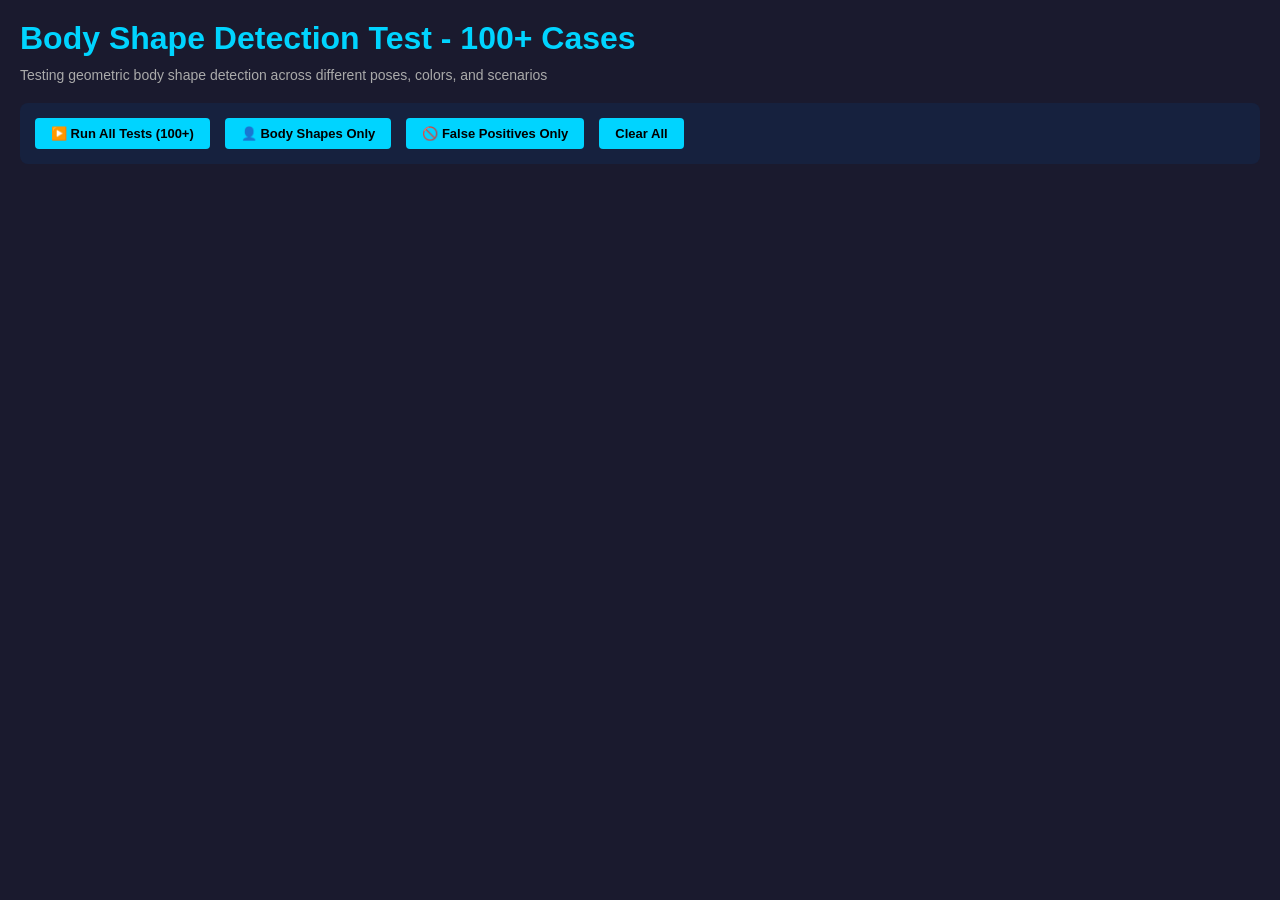
<file: body-shape-test.html>
<!DOCTYPE html>
<html>
<head>
  <title>ScrollVeil Body Shape Detection Test - 100+ Cases</title>
  <style>
    * { box-sizing: border-box; margin: 0; padding: 0; }
    body { font-family: 'Segoe UI', sans-serif; background: #1a1a2e; color: #e0e0e0; padding: 20px; }
    h1 { color: #00d4ff; margin-bottom: 10px; }
    h2 { color: #aaa; font-size: 14px; font-weight: normal; margin-bottom: 20px; }

    .controls {
      background: #16213e; padding: 15px; border-radius: 8px; margin-bottom: 20px;
      display: flex; gap: 15px; align-items: center; flex-wrap: wrap;
    }
    .controls button {
      background: #00d4ff; color: #000; border: none; padding: 8px 16px;
      border-radius: 4px; cursor: pointer; font-weight: bold; font-size: 13px;
    }
    .controls button:hover { background: #00b8d9; }

    .summary {
      background: #16213e; padding: 15px; border-radius: 8px; margin-bottom: 20px;
      display: none;
    }
    .summary.visible { display: block; }
    .summary-stats { display: flex; gap: 30px; flex-wrap: wrap; }
    .summary-stat { text-align: center; }
    .summary-stat .num { font-size: 28px; font-weight: bold; }
    .summary-stat .lbl { font-size: 12px; color: #888; }
    .summary-stat.correct .num { color: #2ecc71; }
    .summary-stat.incorrect .num { color: #e74c3c; }
    .summary-stat.allowed .num { color: #2ecc71; }
    .summary-stat.blurred .num { color: #f39c12; }
    .summary-stat.blocked .num { color: #e74c3c; }

    .results-grid {
      display: grid; grid-template-columns: repeat(auto-fill, minmax(200px, 1fr));
      gap: 10px;
    }
    .result-card {
      background: #16213e; border-radius: 8px; overflow: hidden; border: 2px solid #333;
    }
    .result-card.correct { border-color: #2ecc71; }
    .result-card.incorrect { border-color: #e74c3c; }

    .result-card .image-container {
      width: 100%; height: 150px; overflow: hidden; background: #111;
      display: flex; align-items: center; justify-content: center;
    }
    .result-card .image-container canvas {
      max-width: 100%; max-height: 150px; object-fit: contain;
    }

    .result-card .info { padding: 8px; font-size: 11px; }
    .result-card .name { font-size: 11px; color: #ccc; margin-bottom: 4px; font-weight: bold; }
    .result-card .score { color: #00d4ff; margin-bottom: 2px; }
    .result-card .decision { font-size: 10px; margin-bottom: 2px; }
    .result-card .decision.correct { color: #2ecc71; }
    .result-card .decision.incorrect { color: #e74c3c; }
    .result-card .expected { font-size: 10px; color: #888; margin-bottom: 2px; }
    .result-card .reason { font-size: 9px; color: #f39c12; font-style: italic; }
  </style>
</head>
<body>
  <h1>Body Shape Detection Test - 100+ Cases</h1>
  <h2>Testing geometric body shape detection across different poses, colors, and scenarios</h2>

  <div class="controls">
    <button onclick="runAllTests()">▶️ Run All Tests (100+)</button>
    <button onclick="runBodyShapes()">👤 Body Shapes Only</button>
    <button onclick="runFalsePositives()">🚫 False Positives Only</button>
    <button onclick="clearResults()">Clear All</button>
  </div>

  <div class="summary" id="summary">
    <div class="summary-stats">
      <div class="summary-stat correct">
        <div class="num" id="correctCount">0</div>
        <div class="lbl">CORRECT</div>
      </div>
      <div class="summary-stat incorrect">
        <div class="num" id="incorrectCount">0</div>
        <div class="lbl">INCORRECT</div>
      </div>
      <div class="summary-stat">
        <div class="num" id="accuracyPct">0%</div>
        <div class="lbl">ACCURACY</div>
      </div>
      <div class="summary-stat allowed">
        <div class="num" id="allowedCount">0</div>
        <div class="lbl">ALLOWED</div>
      </div>
      <div class="summary-stat blurred">
        <div class="num" id="blurredCount">0</div>
        <div class="lbl">BLURRED</div>
      </div>
      <div class="summary-stat blocked">
        <div class="num" id="blockedCount">0</div>
        <div class="lbl">BLOCKED</div>
      </div>
    </div>
  </div>

  <div class="results-grid" id="results"></div>

  <script src="detector.js"></script>
  <script>
    // Wait for detector to be available
    let detector = null;
    
    function initDetector() {
      if (typeof ScrollVeilDetector !== 'undefined') {
        detector = new ScrollVeilDetector('strict');
        console.log('Detector initialized');
      } else {
        console.error('ScrollVeilDetector not found!');
      }
    }
    
    // Initialize on page load
    window.addEventListener('DOMContentLoaded', initDetector);
    // Also try immediately in case DOMContentLoaded already fired
    if (document.readyState === 'loading') {
      // Still loading
    } else {
      // Already loaded
      initDetector();
    }

    // Generate synthetic body shape test cases
    function generateBodyShape(config) {
      const canvas = document.createElement('canvas');
      canvas.width = 299;
      canvas.height = 299;
      const ctx = canvas.getContext('2d');

      // Background
      ctx.fillStyle = config.bgColor || '#333333';
      ctx.fillRect(0, 0, 299, 299);

      // Body color (can be any color - blue alien, green orc, etc.)
      const bodyColor = config.bodyColor || '#E8BEAC';

      // Draw body based on pose
      switch(config.pose) {
        case 'standing_front':
          // Head
          ctx.fillStyle = bodyColor;
          ctx.beginPath();
          ctx.arc(150, 60, 25, 0, Math.PI * 2);
          ctx.fill();

          // Torso (rectangle)
          ctx.fillRect(120, 85, 60, 90);

          // Arms
          ctx.fillRect(90, 100, 30, 60); // Left arm
          ctx.fillRect(180, 100, 30, 60); // Right arm

          // Legs
          ctx.fillRect(125, 175, 20, 80); // Left leg
          ctx.fillRect(155, 175, 20, 80); // Right leg
          break;

        case 'standing_side':
          // Head (side profile)
          ctx.fillStyle = bodyColor;
          ctx.beginPath();
          ctx.arc(150, 60, 25, 0, Math.PI * 2);
          ctx.fill();

          // Torso (narrower from side)
          ctx.fillRect(135, 85, 30, 90);

          // One arm visible
          ctx.fillRect(165, 100, 15, 60);

          // Legs (one in front)
          ctx.fillRect(140, 175, 15, 80);
          ctx.fillRect(155, 175, 15, 80);
          break;

        case 'sitting':
          // Head
          ctx.fillStyle = bodyColor;
          ctx.beginPath();
          ctx.arc(150, 80, 25, 0, Math.PI * 2);
          ctx.fill();

          // Torso (shorter, sitting)
          ctx.fillRect(120, 105, 60, 70);

          // Arms
          ctx.fillRect(90, 120, 30, 50);
          ctx.fillRect(180, 120, 30, 50);

          // Legs (bent, horizontal)
          ctx.fillRect(120, 175, 30, 20); // Left thigh
          ctx.fillRect(160, 175, 30, 20); // Right thigh
          ctx.fillRect(115, 195, 20, 50); // Left lower leg
          ctx.fillRect(165, 195, 20, 50); // Right lower leg
          break;

        case 'arms_up':
          // Head
          ctx.fillStyle = bodyColor;
          ctx.beginPath();
          ctx.arc(150, 60, 25, 0, Math.PI * 2);
          ctx.fill();

          // Torso
          ctx.fillRect(120, 85, 60, 90);

          // Arms raised
          ctx.fillRect(90, 50, 30, 60); // Left arm up
          ctx.fillRect(180, 50, 30, 60); // Right arm up

          // Legs
          ctx.fillRect(125, 175, 20, 80);
          ctx.fillRect(155, 175, 20, 80);
          break;

        case 'walking':
          // Head
          ctx.fillStyle = bodyColor;
          ctx.beginPath();
          ctx.arc(150, 60, 25, 0, Math.PI * 2);
          ctx.fill();

          // Torso
          ctx.fillRect(120, 85, 60, 90);

          // Arms (one forward, one back)
          ctx.fillRect(85, 100, 35, 60); // Left arm forward
          ctx.fillRect(180, 110, 30, 55); // Right arm back

          // Legs (one forward, one back)
          ctx.fillRect(120, 175, 20, 80); // Left leg forward
          ctx.fillRect(160, 180, 20, 75); // Right leg back
          break;

        case 'crouching':
          // Head
          ctx.fillStyle = bodyColor;
          ctx.beginPath();
          ctx.arc(150, 100, 25, 0, Math.PI * 2);
          ctx.fill();

          // Torso (compressed)
          ctx.fillRect(120, 125, 60, 50);

          // Arms
          ctx.fillRect(90, 135, 30, 45);
          ctx.fillRect(180, 135, 30, 45);

          // Legs (bent, compact)
          ctx.fillRect(120, 175, 25, 40);
          ctx.fillRect(155, 175, 25, 40);
          ctx.fillRect(115, 215, 30, 50);
          ctx.fillRect(155, 215, 30, 50);
          break;

        case 'lying_down':
          // Head
          ctx.fillStyle = bodyColor;
          ctx.beginPath();
          ctx.arc(80, 150, 25, 0, Math.PI * 2);
          ctx.fill();

          // Torso (horizontal)
          ctx.fillRect(105, 135, 100, 30);

          // Arms
          ctx.fillRect(105, 105, 50, 15);
          ctx.fillRect(155, 105, 50, 15);

          // Legs (horizontal)
          ctx.fillRect(205, 140, 70, 10);
          ctx.fillRect(205, 155, 70, 10);
          break;

        case 'partial_headshot':
          // Just head and shoulders
          ctx.fillStyle = bodyColor;
          ctx.beginPath();
          ctx.arc(150, 120, 50, 0, Math.PI * 2);
          ctx.fill();

          // Shoulders
          ctx.fillRect(90, 170, 120, 40);
          break;

        case 'tiny_figure':
          // Small figure (like in distance)
          const scale = 0.3;
          ctx.fillStyle = bodyColor;
          // Head
          ctx.beginPath();
          ctx.arc(150, 150, 10 * scale, 0, Math.PI * 2);
          ctx.fill();
          // Body
          ctx.fillRect(150 - 8*scale, 150 + 10*scale, 16*scale, 30*scale);
          // Legs
          ctx.fillRect(150 - 6*scale, 150 + 40*scale, 5*scale, 20*scale);
          ctx.fillRect(150 + 1*scale, 150 + 40*scale, 5*scale, 20*scale);
          break;
      }

      return { canvas, name: config.name, expected: config.expected };
    }

    // Generate false positive test cases
    function generateFalsePositive(config) {
      const canvas = document.createElement('canvas');
      canvas.width = 299;
      canvas.height = 299;
      const ctx = canvas.getContext('2d');

      switch(config.type) {
        case 'vertical_pole':
          ctx.fillStyle = '#8B7355'; // Brown
          ctx.fillRect(135, 0, 30, 299); // Vertical pole
          break;

        case 'tree':
          ctx.fillStyle = '#2d5a27'; // Green leaves
          ctx.fillRect(0, 0, 299, 150);
          ctx.fillStyle = '#8B4513'; // Brown trunk
          ctx.fillRect(130, 150, 40, 149); // Trunk
          break;

        case 'bottle':
          ctx.fillStyle = '#4A4A4A'; // Gray background
          ctx.fillRect(0, 0, 299, 299);
          ctx.fillStyle = '#88CC88'; // Green bottle
          ctx.beginPath();
          ctx.arc(150, 60, 15, 0, Math.PI * 2);
          ctx.fill(); // Bottle cap
          ctx.fillRect(140, 75, 20, 150); // Bottle body
          ctx.fillRect(135, 225, 30, 40); // Bottle base
          break;

        case 'lamp':
          ctx.fillStyle = '#F5F5DC'; // Beige background
          ctx.fillRect(0, 0, 299, 299);
          ctx.fillStyle = '#D4AF37'; // Gold lampshade
          ctx.beginPath();
          ctx.moveTo(100, 80);
          ctx.lineTo(200, 80);
          ctx.lineTo(180, 130);
          ctx.lineTo(120, 130);
          ctx.closePath();
          ctx.fill();
          ctx.fillStyle = '#8B7355'; // Brown pole
          ctx.fillRect(145, 130, 10, 120);
          ctx.fillStyle = '#4A4A4A'; // Gray base
          ctx.fillRect(120, 250, 60, 20);
          break;

        case 'vase':
          ctx.fillStyle = '#E8D5C4'; // Tan background
          ctx.fillRect(0, 0, 299, 299);
          ctx.fillStyle = '#8B4513'; // Brown vase
          ctx.beginPath();
          ctx.arc(150, 70, 20, 0, Math.PI * 2);
          ctx.fill();
          ctx.fillRect(140, 90, 20, 80);
          ctx.beginPath();
          ctx.moveTo(135, 170);
          ctx.lineTo(165, 170);
          ctx.lineTo(155, 200);
          ctx.lineTo(145, 200);
          ctx.closePath();
          ctx.fill();
          break;

        case 'microphone':
          ctx.fillStyle = '#2C2C2C'; // Dark background
          ctx.fillRect(0, 0, 299, 299);
          ctx.fillStyle = '#C0C0C0'; // Silver mic
          ctx.beginPath();
          ctx.arc(150, 70, 20, 0, Math.PI * 2);
          ctx.fill();
          ctx.fillRect(145, 90, 10, 120);
          ctx.beginPath();
          ctx.arc(150, 210, 30, 0, Math.PI);
          ctx.fill();
          break;

        case 'guitar':
          ctx.fillStyle = '#F5F5DC'; // Beige background
          ctx.fillRect(0, 0, 299, 299);
          ctx.fillStyle = '#8B4513'; // Brown guitar
          // Body
          ctx.beginPath();
          ctx.arc(150, 180, 50, 0, Math.PI * 2);
          ctx.fill();
          // Neck
          ctx.fillRect(145, 50, 10, 130);
          // Head
          ctx.fillRect(140, 30, 20, 20);
          break;

        case 'candle':
          ctx.fillStyle = '#4A4A4A';
          ctx.fillRect(0, 0, 299, 299);
          ctx.fillStyle = '#FFD700'; // Yellow flame
          ctx.beginPath();
          ctx.moveTo(150, 50);
          ctx.lineTo(145, 70);
          ctx.lineTo(155, 70);
          ctx.closePath();
          ctx.fill();
          ctx.fillStyle = '#FFF8DC'; // Cream candle
          ctx.fillRect(140, 70, 20, 150);
          break;

        case 'pillar':
          ctx.fillStyle = '#D2B48C'; // Tan background
          ctx.fillRect(0, 0, 299, 299);
          ctx.fillStyle = '#F5F5DC'; // Light stone
          ctx.fillRect(125, 0, 50, 299);
          // Add some horizontal lines for stone texture
          ctx.fillStyle = '#E8D5C4';
          for (let i = 0; i < 10; i++) {
            ctx.fillRect(125, i * 30, 50, 2);
          }
          break;

        case 'baseball_bat':
          ctx.fillStyle = '#228B22'; // Green grass background
          ctx.fillRect(0, 0, 299, 299);
          ctx.fillStyle = '#8B4513'; // Brown bat
          // Handle
          ctx.fillRect(145, 50, 10, 150);
          // Barrel (wider)
          ctx.fillRect(140, 200, 20, 70);
          break;
      }

      return { canvas, name: config.name, expected: config.expected };
    }

    async function analyzeCanvas(canvas, name, expected) {
      if (!detector) {
        console.error('Detector not initialized! Call initDetector() first.');
        return;
      }
      
      const img = new Image();
      img.src = canvas.toDataURL();
      await new Promise(r => img.onload = r);
      img.width = canvas.width;
      img.height = canvas.height;

      const ctx = canvas.getContext('2d');
      const imageData = ctx.getImageData(0, 0, 299, 299);
      const pixels = imageData.data;

      const skinAnalysis = detector.analyzePixels(pixels, 299, 299);
      const edgeAnalysis = detector.analyzeEdges(pixels, 299, 299);
      const colorAnalysis = detector.analyzeColorProfile(pixels, 299, 299);
      const textureAnalysis = detector.analyzeTexture(pixels, 299, 299);

      const combinedAnalysis = {
        ...skinAnalysis,
        ...edgeAnalysis,
        ...colorAnalysis,
        ...textureAnalysis
      };

      const score = detector.calculateScore(combinedAnalysis, false);
      const threshold = detector.thresholds[detector.mode];

      let decision, action;
      if (score >= threshold.block) { decision = 'BLOCKED'; action = 'block'; }
      else if (score >= threshold.blur) { decision = 'BLURRED'; action = 'blur'; }
      else { decision = 'ALLOWED'; action = 'allow'; }

      const isCorrect = decision === expected;
      const reason = combinedAnalysis.reason || 'No reason provided';

      addResultCard({
        canvas, name, score, decision, action, expected, isCorrect, reason
      });
    }

    function addResultCard(data) {
      const grid = document.getElementById('results');
      const card = document.createElement('div');
      card.className = `result-card ${data.isCorrect ? 'correct' : 'incorrect'}`;

      card.innerHTML = `
        <div class="image-container"></div>
        <div class="info">
          <div class="name">${data.isCorrect ? '✅' : '❌'} ${data.name}</div>
          <div class="score">Score: ${data.score}%</div>
          <div class="decision ${data.isCorrect ? 'correct' : 'incorrect'}">${data.decision}</div>
          <div class="expected">Expected: ${data.expected}</div>
          <div class="reason">Reason: ${data.reason}</div>
        </div>
      `;

      const container = card.querySelector('.image-container');
      container.appendChild(data.canvas);

      grid.appendChild(card);
      updateSummary();
    }

    function updateSummary() {
      const cards = document.querySelectorAll('.result-card');
      let correct = 0, incorrect = 0;
      let allowed = 0, blurred = 0, blocked = 0;

      cards.forEach(card => {
        if (card.classList.contains('correct')) correct++;
        else incorrect++;

        const decision = card.querySelector('.decision').textContent;
        if (decision.includes('ALLOWED')) allowed++;
        else if (decision.includes('BLURRED')) blurred++;
        else if (decision.includes('BLOCKED')) blocked++;
      });

      const total = correct + incorrect;
      const accuracy = total > 0 ? Math.round((correct / total) * 100) : 0;

      document.getElementById('correctCount').textContent = correct;
      document.getElementById('incorrectCount').textContent = incorrect;
      document.getElementById('accuracyPct').textContent = accuracy + '%';
      document.getElementById('allowedCount').textContent = allowed;
      document.getElementById('blurredCount').textContent = blurred;
      document.getElementById('blockedCount').textContent = blocked;
      document.getElementById('summary').classList.add('visible');
    }

    async function runBodyShapes(skipClear = false) {
      console.log('runBodyShapes() called, skipClear:', skipClear);
      if (!skipClear) clearResults();

      const bodyShapes = [
        // === STANDARD SKIN TONES - STANDING FRONT (3) ===
        { pose: 'standing_front', bodyColor: '#E8BEAC', bgColor: '#333', name: 'Standing Front (Light Skin)', expected: 'BLURRED' },
        { pose: 'standing_front', bodyColor: '#C68642', bgColor: '#333', name: 'Standing Front (Medium Skin)', expected: 'BLURRED' },
        { pose: 'standing_front', bodyColor: '#8D5524', bgColor: '#333', name: 'Standing Front (Dark Skin)', expected: 'BLURRED' },
        
        // === NON-HUMAN COLORS - STANDING FRONT (8) ===
        { pose: 'standing_front', bodyColor: '#4A90E2', bgColor: '#1a1a1a', name: 'Blue Alien Standing', expected: 'BLURRED' },
        { pose: 'standing_front', bodyColor: '#9B59B6', bgColor: '#1a1a1a', name: 'Purple Character Standing', expected: 'BLURRED' },
        { pose: 'standing_front', bodyColor: '#27AE60', bgColor: '#1a1a1a', name: 'Green Orc Standing', expected: 'BLURRED' },
        { pose: 'standing_front', bodyColor: '#E74C3C', bgColor: '#1a1a1a', name: 'Red Demon Standing', expected: 'BLURRED' },
        { pose: 'standing_front', bodyColor: '#F39C12', bgColor: '#1a1a1a', name: 'Orange Character Standing', expected: 'BLURRED' },
        { pose: 'standing_front', bodyColor: '#1ABC9C', bgColor: '#1a1a1a', name: 'Teal Avatar Standing', expected: 'BLURRED' },
        { pose: 'standing_front', bodyColor: '#E91E63', bgColor: '#1a1a1a', name: 'Pink Character Standing', expected: 'BLURRED' },
        { pose: 'standing_front', bodyColor: '#FFEB3B', bgColor: '#1a1a1a', name: 'Yellow Character Standing', expected: 'BLURRED' },

        // === STANDING SIDE - ALL COLORS (11) ===
        { pose: 'standing_side', bodyColor: '#E8BEAC', bgColor: '#333', name: 'Side Profile (Light)', expected: 'BLURRED' },
        { pose: 'standing_side', bodyColor: '#C68642', bgColor: '#333', name: 'Side Profile (Medium)', expected: 'BLURRED' },
        { pose: 'standing_side', bodyColor: '#8D5524', bgColor: '#333', name: 'Side Profile (Dark)', expected: 'BLURRED' },
        { pose: 'standing_side', bodyColor: '#4A90E2', bgColor: '#1a1a1a', name: 'Blue Side Profile', expected: 'BLURRED' },
        { pose: 'standing_side', bodyColor: '#9B59B6', bgColor: '#1a1a1a', name: 'Purple Side Profile', expected: 'BLURRED' },
        { pose: 'standing_side', bodyColor: '#27AE60', bgColor: '#1a1a1a', name: 'Green Side Profile', expected: 'BLURRED' },
        { pose: 'standing_side', bodyColor: '#E74C3C', bgColor: '#1a1a1a', name: 'Red Side Profile', expected: 'BLURRED' },
        { pose: 'standing_side', bodyColor: '#F39C12', bgColor: '#1a1a1a', name: 'Orange Side Profile', expected: 'BLURRED' },
        { pose: 'standing_side', bodyColor: '#1ABC9C', bgColor: '#1a1a1a', name: 'Teal Side Profile', expected: 'BLURRED' },
        { pose: 'standing_side', bodyColor: '#E91E63', bgColor: '#1a1a1a', name: 'Pink Side Profile', expected: 'BLURRED' },
        { pose: 'standing_side', bodyColor: '#FFEB3B', bgColor: '#1a1a1a', name: 'Yellow Side Profile', expected: 'BLURRED' },

        // === SITTING POSE - VARIETY (8) ===
        { pose: 'sitting', bodyColor: '#E8BEAC', bgColor: '#333', name: 'Sitting (Light)', expected: 'BLURRED' },
        { pose: 'sitting', bodyColor: '#8D5524', bgColor: '#333', name: 'Sitting (Dark)', expected: 'BLURRED' },
        { pose: 'sitting', bodyColor: '#4A90E2', bgColor: '#1a1a1a', name: 'Blue Sitting', expected: 'BLURRED' },
        { pose: 'sitting', bodyColor: '#9B59B6', bgColor: '#1a1a1a', name: 'Purple Sitting', expected: 'BLURRED' },
        { pose: 'sitting', bodyColor: '#27AE60', bgColor: '#1a1a1a', name: 'Green Sitting', expected: 'BLURRED' },
        { pose: 'sitting', bodyColor: '#E74C3C', bgColor: '#1a1a1a', name: 'Red Sitting', expected: 'BLURRED' },
        { pose: 'sitting', bodyColor: '#F39C12', bgColor: '#1a1a1a', name: 'Orange Sitting', expected: 'BLURRED' },
        { pose: 'sitting', bodyColor: '#1ABC9C', bgColor: '#1a1a1a', name: 'Teal Sitting', expected: 'BLURRED' },

        // === ARMS UP - VARIETY (8) ===
        { pose: 'arms_up', bodyColor: '#E8BEAC', bgColor: '#333', name: 'Arms Raised (Light)', expected: 'BLURRED' },
        { pose: 'arms_up', bodyColor: '#C68642', bgColor: '#333', name: 'Arms Raised (Medium)', expected: 'BLURRED' },
        { pose: 'arms_up', bodyColor: '#4A90E2', bgColor: '#1a1a1a', name: 'Blue Arms Up', expected: 'BLURRED' },
        { pose: 'arms_up', bodyColor: '#9B59B6', bgColor: '#1a1a1a', name: 'Purple Arms Up', expected: 'BLURRED' },
        { pose: 'arms_up', bodyColor: '#27AE60', bgColor: '#1a1a1a', name: 'Green Arms Up', expected: 'BLURRED' },
        { pose: 'arms_up', bodyColor: '#E74C3C', bgColor: '#1a1a1a', name: 'Red Arms Up', expected: 'BLURRED' },
        { pose: 'arms_up', bodyColor: '#E91E63', bgColor: '#1a1a1a', name: 'Pink Arms Up', expected: 'BLURRED' },
        { pose: 'arms_up', bodyColor: '#FFEB3B', bgColor: '#1a1a1a', name: 'Yellow Arms Up', expected: 'BLURRED' },

        // === WALKING - VARIETY (8) ===
        { pose: 'walking', bodyColor: '#E8BEAC', bgColor: '#333', name: 'Walking (Light)', expected: 'BLURRED' },
        { pose: 'walking', bodyColor: '#8D5524', bgColor: '#333', name: 'Walking (Dark)', expected: 'BLURRED' },
        { pose: 'walking', bodyColor: '#4A90E2', bgColor: '#1a1a1a', name: 'Blue Walking', expected: 'BLURRED' },
        { pose: 'walking', bodyColor: '#9B59B6', bgColor: '#1a1a1a', name: 'Purple Walking', expected: 'BLURRED' },
        { pose: 'walking', bodyColor: '#27AE60', bgColor: '#1a1a1a', name: 'Green Walking', expected: 'BLURRED' },
        { pose: 'walking', bodyColor: '#E74C3C', bgColor: '#1a1a1a', name: 'Red Walking', expected: 'BLURRED' },
        { pose: 'walking', bodyColor: '#1ABC9C', bgColor: '#1a1a1a', name: 'Teal Walking', expected: 'BLURRED' },
        { pose: 'walking', bodyColor: '#F39C12', bgColor: '#1a1a1a', name: 'Orange Walking', expected: 'BLURRED' },

        // === CROUCHING - VARIETY (6) ===
        { pose: 'crouching', bodyColor: '#E8BEAC', bgColor: '#333', name: 'Crouching (Light)', expected: 'BLURRED' },
        { pose: 'crouching', bodyColor: '#C68642', bgColor: '#333', name: 'Crouching (Medium)', expected: 'BLURRED' },
        { pose: 'crouching', bodyColor: '#4A90E2', bgColor: '#1a1a1a', name: 'Blue Crouching', expected: 'BLURRED' },
        { pose: 'crouching', bodyColor: '#9B59B6', bgColor: '#1a1a1a', name: 'Purple Crouching', expected: 'BLURRED' },
        { pose: 'crouching', bodyColor: '#27AE60', bgColor: '#1a1a1a', name: 'Green Crouching', expected: 'BLURRED' },
        { pose: 'crouching', bodyColor: '#F39C12', bgColor: '#1a1a1a', name: 'Orange Crouching', expected: 'BLURRED' },

        // === LYING DOWN - VARIETY (6) ===
        { pose: 'lying_down', bodyColor: '#E8BEAC', bgColor: '#333', name: 'Lying Down (Light)', expected: 'BLURRED' },
        { pose: 'lying_down', bodyColor: '#8D5524', bgColor: '#333', name: 'Lying Down (Dark)', expected: 'BLURRED' },
        { pose: 'lying_down', bodyColor: '#4A90E2', bgColor: '#1a1a1a', name: 'Blue Lying Down', expected: 'BLURRED' },
        { pose: 'lying_down', bodyColor: '#E74C3C', bgColor: '#1a1a1a', name: 'Red Lying Down', expected: 'BLURRED' },
        { pose: 'lying_down', bodyColor: '#E91E63', bgColor: '#1a1a1a', name: 'Pink Lying Down', expected: 'BLURRED' },
        { pose: 'lying_down', bodyColor: '#FFEB3B', bgColor: '#1a1a1a', name: 'Yellow Lying Down', expected: 'BLURRED' },

        // === EDGE CASES - SHOULD BE ALLOWED (6) ===
        { pose: 'partial_headshot', bodyColor: '#E8BEAC', bgColor: '#333', name: 'Headshot Only (Light)', expected: 'ALLOWED' },
        { pose: 'partial_headshot', bodyColor: '#8D5524', bgColor: '#333', name: 'Headshot Only (Dark)', expected: 'ALLOWED' },
        { pose: 'partial_headshot', bodyColor: '#4A90E2', bgColor: '#1a1a1a', name: 'Blue Headshot Only', expected: 'ALLOWED' },
        { pose: 'partial_headshot', bodyColor: '#27AE60', bgColor: '#1a1a1a', name: 'Green Headshot Only', expected: 'ALLOWED' },
        { pose: 'tiny_figure', bodyColor: '#E8BEAC', bgColor: '#87CEEB', name: 'Tiny Distant Figure (Light)', expected: 'ALLOWED' },
        { pose: 'tiny_figure', bodyColor: '#4A90E2', bgColor: '#87CEEB', name: 'Tiny Distant Blue Figure', expected: 'ALLOWED' },
      ];

      console.log('Body shapes array length:', bodyShapes.length);
      for (const config of bodyShapes) {
        const synth = generateBodyShape(config);
        await analyzeCanvas(synth.canvas, synth.name, synth.expected);
      }
      console.log('runBodyShapes() complete');
    }

    async function runFalsePositives(skipClear = false) {
      if (!skipClear) clearResults();

      const falsePositives = [
        // === VERTICAL OBJECTS (10) ===
        { type: 'vertical_pole', name: '1. Vertical Pole', expected: 'ALLOWED' },
        { type: 'tree', name: '2. Tree with Trunk', expected: 'ALLOWED' },
        { type: 'bottle', name: '3. Bottle', expected: 'ALLOWED' },
        { type: 'lamp', name: '4. Table Lamp', expected: 'ALLOWED' },
        { type: 'vase', name: '5. Vase', expected: 'ALLOWED' },
        { type: 'microphone', name: '6. Microphone', expected: 'ALLOWED' },
        { type: 'guitar', name: '7. Guitar', expected: 'ALLOWED' },
        { type: 'candle', name: '8. Candle', expected: 'ALLOWED' },
        { type: 'pillar', name: '9. Stone Pillar', expected: 'ALLOWED' },
        { type: 'baseball_bat', name: '10. Baseball Bat', expected: 'ALLOWED' },
        
        // === DUPLICATE WITH VARIATIONS (10) ===
        { type: 'vertical_pole', name: '11. Dark Vertical Pole', expected: 'ALLOWED' },
        { type: 'tree', name: '12. Large Tree', expected: 'ALLOWED' },
        { type: 'bottle', name: '13. Wine Bottle', expected: 'ALLOWED' },
        { type: 'lamp', name: '14. Floor Lamp', expected: 'ALLOWED' },
        { type: 'vase', name: '15. Tall Vase', expected: 'ALLOWED' },
        { type: 'microphone', name: '16. Stage Microphone', expected: 'ALLOWED' },
        { type: 'guitar', name: '17. Electric Guitar', expected: 'ALLOWED' },
        { type: 'candle', name: '18. Tall Candle', expected: 'ALLOWED' },
        { type: 'pillar', name: '19. Marble Pillar', expected: 'ALLOWED' },
        { type: 'baseball_bat', name: '20. Wooden Bat', expected: 'ALLOWED' },
        
        // === MORE VARIATIONS (10) ===
        { type: 'vertical_pole', name: '21. Metal Pole', expected: 'ALLOWED' },
        { type: 'tree', name: '22. Oak Tree', expected: 'ALLOWED' },
        { type: 'bottle', name: '23. Glass Bottle', expected: 'ALLOWED' },
        { type: 'lamp', name: '24. Desk Lamp', expected: 'ALLOWED' },
        { type: 'vase', name: '25. Ceramic Vase', expected: 'ALLOWED' },
        { type: 'microphone', name: '26. Studio Mic', expected: 'ALLOWED' },
        { type: 'guitar', name: '27. Acoustic Guitar', expected: 'ALLOWED' },
        { type: 'candle', name: '28. Pillar Candle', expected: 'ALLOWED' },
        { type: 'pillar', name: '29. Concrete Pillar', expected: 'ALLOWED' },
        { type: 'baseball_bat', name: '30. Aluminum Bat', expected: 'ALLOWED' },
      ];

      for (const config of falsePositives) {
        const synth = generateFalsePositive(config);
        await analyzeCanvas(synth.canvas, synth.name, synth.expected);
      }
    }

    async function runAllTests() {
      console.log('runAllTests() called');
      clearResults();
      console.log('Starting body shapes...');
      await runBodyShapes(true);
      console.log('Body shapes complete, starting false positives...');
      await runFalsePositives(true);
      console.log('All tests complete!');
    }

    function clearResults() {
      document.getElementById('results').innerHTML = '';
      document.getElementById('summary').classList.remove('visible');
    }
  </script>
</body>
</html>
</file>
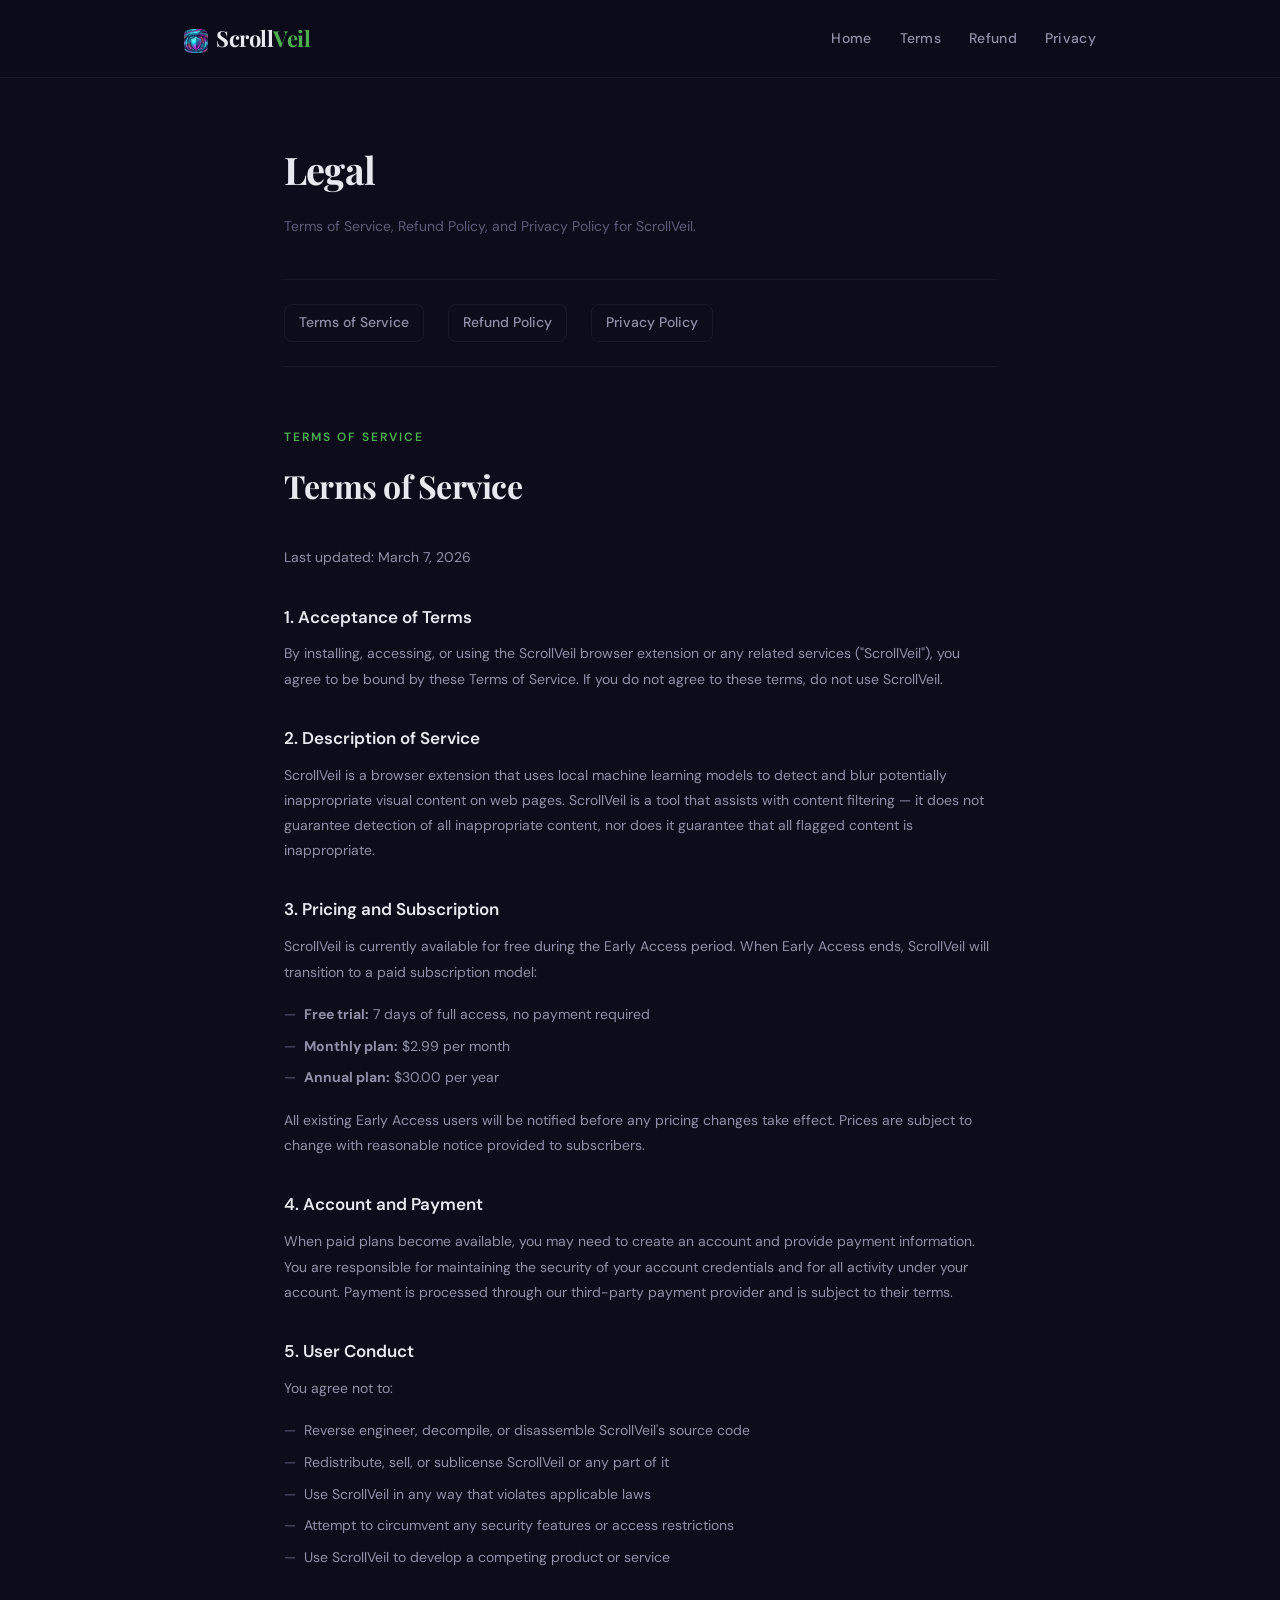
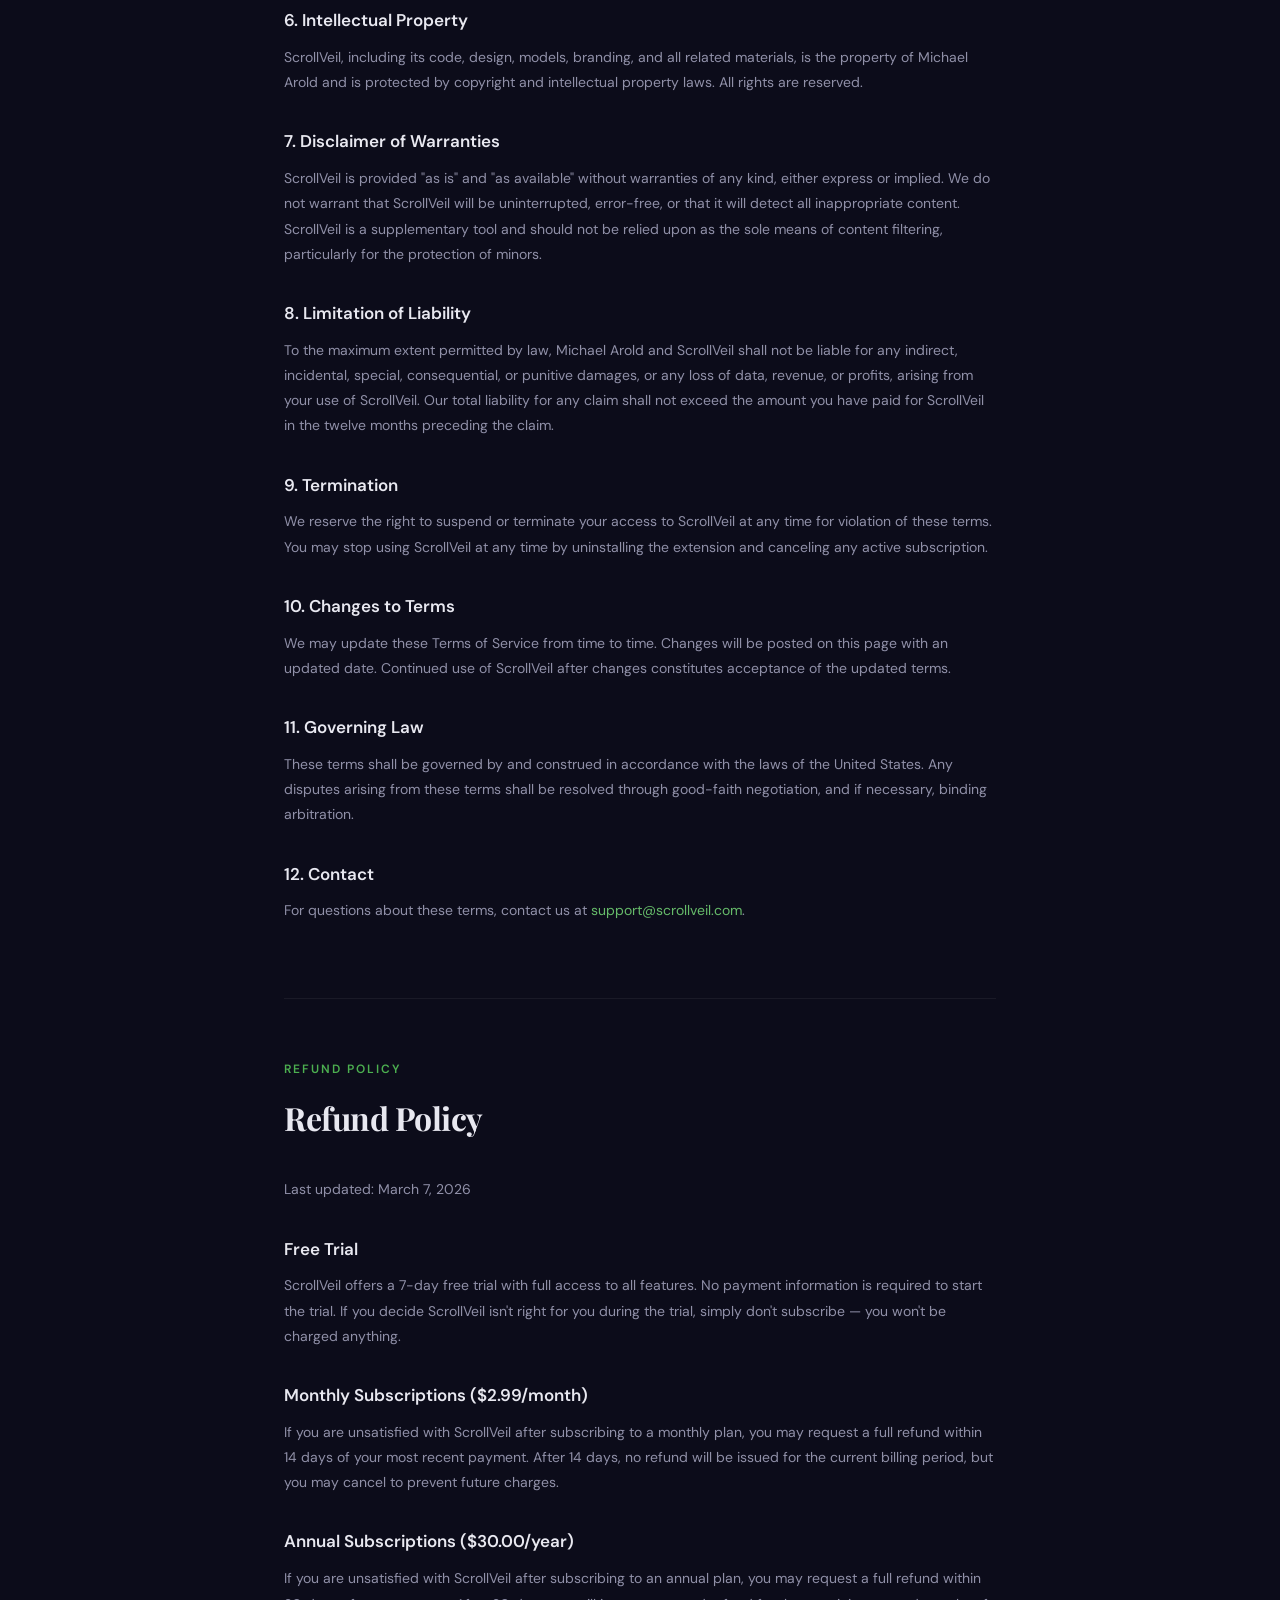
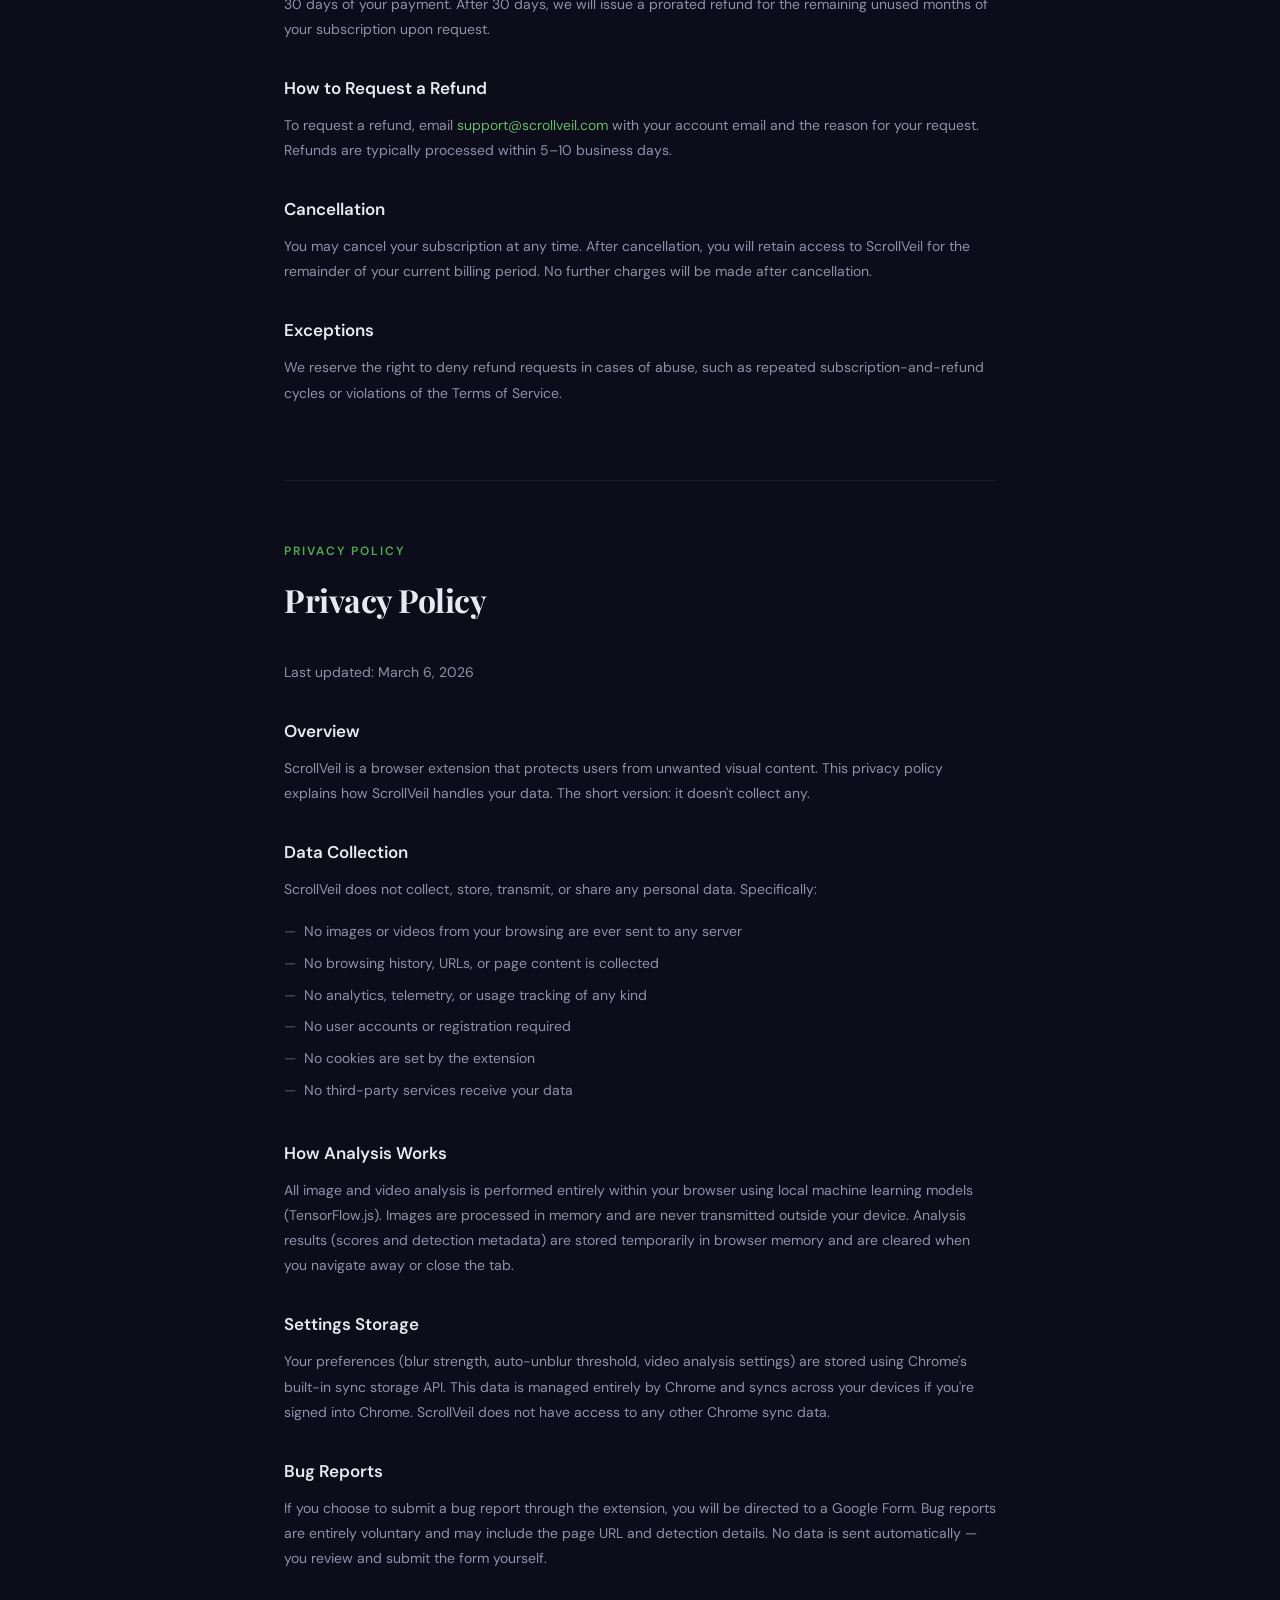
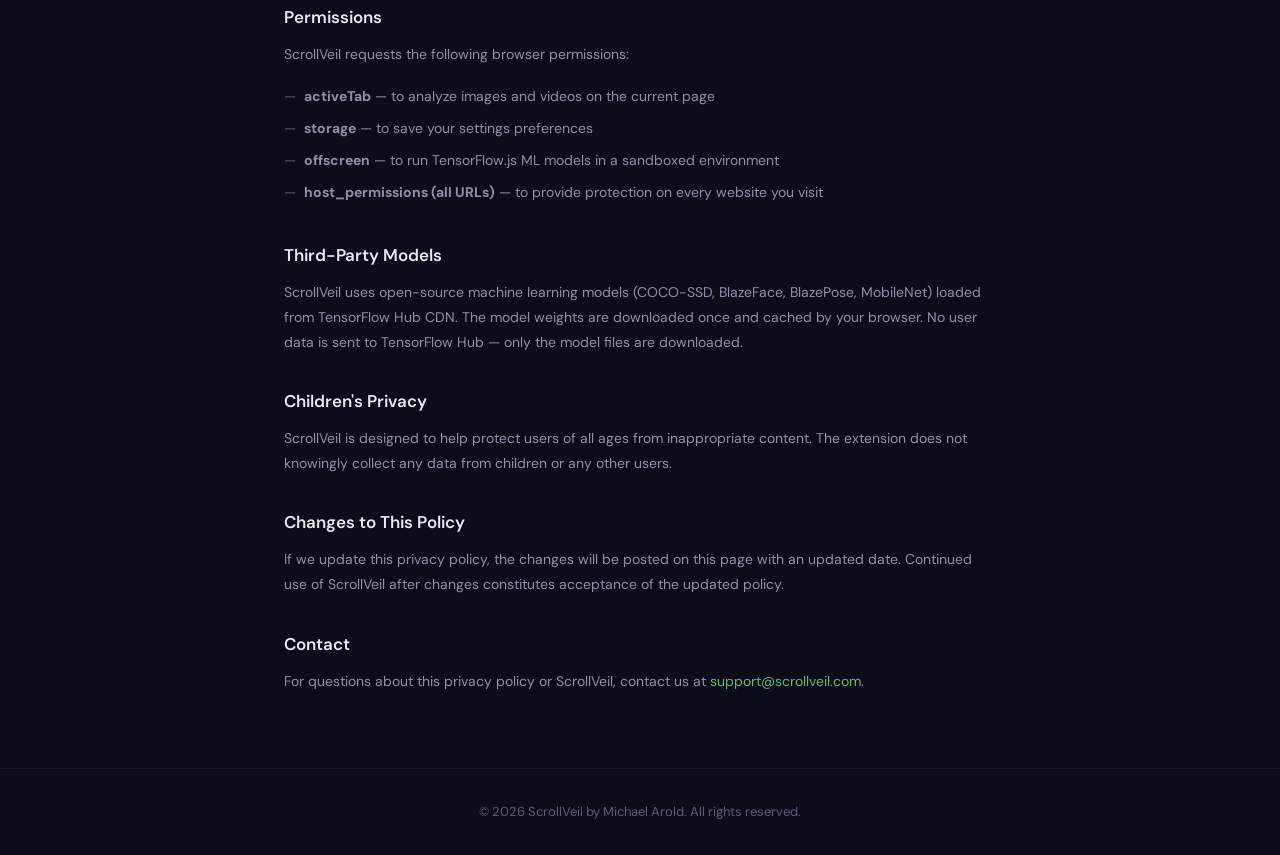
<file: legal.html>
<!DOCTYPE html>
<html lang="en">
<head>
  <meta charset="UTF-8">
  <meta name="viewport" content="width=device-width, initial-scale=1.0">
  <title>ScrollVeil — Legal</title>
  <link rel="icon" type="image/png" sizes="32x32" href="icons/icon32.png">
  <link rel="icon" type="image/png" sizes="16x16" href="icons/icon16.png">
  <meta name="description" content="ScrollVeil Terms of Service, Refund Policy, and Privacy Policy.">
  <link rel="preconnect" href="https://fonts.googleapis.com">
  <link href="https://fonts.googleapis.com/css2?family=DM+Sans:ital,opsz,wght@0,9..40,300;0,9..40,400;0,9..40,500;0,9..40,600;0,9..40,700&family=Playfair+Display:wght@600;700&display=swap" rel="stylesheet">
  <style>
    *, *::before, *::after { box-sizing: border-box; margin: 0; padding: 0; }

    :root {
      --bg-deep: #0c0c1a;
      --bg-card: #141428;
      --text-primary: #e8e8f0;
      --text-secondary: #9090a8;
      --text-muted: #5c5c78;
      --accent: #4CAF50;
      --accent-soft: #66BB6A;
      --border: rgba(255, 255, 255, 0.06);
      --radius: 16px;
    }

    html { scroll-behavior: smooth; }

    body {
      font-family: 'DM Sans', sans-serif;
      background: var(--bg-deep);
      color: var(--text-primary);
      line-height: 1.7;
      -webkit-font-smoothing: antialiased;
    }

    a { color: var(--accent-soft); text-decoration: none; transition: color 0.2s; }
    a:hover { color: #81C784; }

    .container {
      max-width: 760px;
      margin: 0 auto;
      padding: 0 24px;
    }

    nav {
      padding: 20px 0;
      border-bottom: 1px solid var(--border);
      position: sticky;
      top: 0;
      background: rgba(12, 12, 26, 0.85);
      backdrop-filter: blur(20px);
      -webkit-backdrop-filter: blur(20px);
      z-index: 100;
    }
    nav .nav-inner {
      max-width: 960px;
      margin: 0 auto;
      padding: 0 24px;
      display: flex;
      align-items: center;
      justify-content: space-between;
    }
    .nav-brand {
      font-family: 'Playfair Display', serif;
      font-size: 22px;
      font-weight: 700;
      color: var(--text-primary);
      letter-spacing: -0.5px;
    }
    .nav-brand span { color: var(--accent); }
    .nav-links { display: flex; gap: 28px; align-items: center; }
    .nav-links a {
      color: var(--text-secondary);
      font-size: 14px;
      font-weight: 500;
      letter-spacing: 0.3px;
    }
    .nav-links a:hover { color: var(--text-primary); }

    .legal-header {
      padding: 60px 0 40px;
      border-bottom: 1px solid var(--border);
    }
    .legal-header h1 {
      font-family: 'Playfair Display', serif;
      font-size: clamp(28px, 4vw, 38px);
      font-weight: 700;
      letter-spacing: -0.8px;
      margin-bottom: 12px;
    }
    .legal-header p {
      color: var(--text-muted);
      font-size: 14px;
    }

    .legal-nav {
      padding: 24px 0;
      border-bottom: 1px solid var(--border);
      display: flex;
      gap: 24px;
      flex-wrap: wrap;
    }
    .legal-nav a {
      color: var(--text-secondary);
      font-size: 14px;
      font-weight: 500;
      padding: 6px 14px;
      border: 1px solid var(--border);
      border-radius: 8px;
      transition: all 0.2s;
    }
    .legal-nav a:hover {
      border-color: rgba(76, 175, 80, 0.3);
      color: var(--accent-soft);
    }

    .legal-section {
      padding: 60px 0;
      border-bottom: 1px solid var(--border);
    }
    .legal-section:last-of-type {
      border-bottom: none;
    }
    .section-label {
      font-size: 12px;
      text-transform: uppercase;
      letter-spacing: 2px;
      color: var(--accent);
      font-weight: 600;
      margin-bottom: 12px;
    }
    .section-title {
      font-family: 'Playfair Display', serif;
      font-size: clamp(24px, 3vw, 32px);
      font-weight: 700;
      margin-bottom: 32px;
      letter-spacing: -0.5px;
    }

    .legal-content h3 {
      font-size: 17px;
      font-weight: 600;
      margin-top: 32px;
      margin-bottom: 10px;
      color: var(--text-primary);
    }
    .legal-content p {
      font-size: 14px;
      color: var(--text-secondary);
      margin-bottom: 14px;
      line-height: 1.8;
    }
    .legal-content ul {
      list-style: none;
      padding: 0;
      margin-bottom: 14px;
    }
    .legal-content li {
      font-size: 14px;
      color: var(--text-secondary);
      padding: 4px 0 4px 20px;
      position: relative;
      line-height: 1.7;
    }
    .legal-content li::before {
      content: '—';
      position: absolute;
      left: 0;
      color: var(--text-muted);
    }
    .legal-date {
      font-size: 13px;
      color: var(--text-muted);
      margin-bottom: 24px;
    }

    footer {
      padding: 32px 0;
      border-top: 1px solid var(--border);
      text-align: center;
    }
    footer p {
      font-size: 13px;
      color: var(--text-muted);
    }

    @media (max-width: 768px) {
      .legal-nav { gap: 12px; }
    }
  </style>
</head>
<body>

  <!-- Navigation -->
  <nav>
    <div class="nav-inner">
      <a href="index.html" class="nav-brand"><img src="icons/icon32.png" alt="ScrollVeil" style="width:24px;height:24px;border-radius:6px;vertical-align:middle;margin-right:8px;">Scroll<span>Veil</span></a>
      <div class="nav-links">
        <a href="index.html">Home</a>
        <a href="#terms">Terms</a>
        <a href="#refund">Refund</a>
        <a href="#privacy">Privacy</a>
      </div>
    </div>
  </nav>

  <!-- Header -->
  <div class="container">
    <div class="legal-header">
      <h1>Legal</h1>
      <p>Terms of Service, Refund Policy, and Privacy Policy for ScrollVeil.</p>
    </div>

    <div class="legal-nav">
      <a href="#terms">Terms of Service</a>
      <a href="#refund">Refund Policy</a>
      <a href="#privacy">Privacy Policy</a>
    </div>

    <!-- ═══ TERMS OF SERVICE ═══ -->
    <div class="legal-section" id="terms">
      <div class="section-label">Terms of Service</div>
      <h2 class="section-title">Terms of Service</h2>
      <div class="legal-content">
        <p class="legal-date">Last updated: March 7, 2026</p>

        <h3>1. Acceptance of Terms</h3>
        <p>By installing, accessing, or using the ScrollVeil browser extension or any related services ("ScrollVeil"), you agree to be bound by these Terms of Service. If you do not agree to these terms, do not use ScrollVeil.</p>

        <h3>2. Description of Service</h3>
        <p>ScrollVeil is a browser extension that uses local machine learning models to detect and blur potentially inappropriate visual content on web pages. ScrollVeil is a tool that assists with content filtering — it does not guarantee detection of all inappropriate content, nor does it guarantee that all flagged content is inappropriate.</p>

        <h3>3. Pricing and Subscription</h3>
        <p>ScrollVeil is currently available for free during the Early Access period. When Early Access ends, ScrollVeil will transition to a paid subscription model:</p>
        <ul>
          <li><strong>Free trial:</strong> 7 days of full access, no payment required</li>
          <li><strong>Monthly plan:</strong> $2.99 per month</li>
          <li><strong>Annual plan:</strong> $30.00 per year</li>
        </ul>
        <p>All existing Early Access users will be notified before any pricing changes take effect. Prices are subject to change with reasonable notice provided to subscribers.</p>

        <h3>4. Account and Payment</h3>
        <p>When paid plans become available, you may need to create an account and provide payment information. You are responsible for maintaining the security of your account credentials and for all activity under your account. Payment is processed through our third-party payment provider and is subject to their terms.</p>

        <h3>5. User Conduct</h3>
        <p>You agree not to:</p>
        <ul>
          <li>Reverse engineer, decompile, or disassemble ScrollVeil's source code</li>
          <li>Redistribute, sell, or sublicense ScrollVeil or any part of it</li>
          <li>Use ScrollVeil in any way that violates applicable laws</li>
          <li>Attempt to circumvent any security features or access restrictions</li>
          <li>Use ScrollVeil to develop a competing product or service</li>
        </ul>

        <h3>6. Intellectual Property</h3>
        <p>ScrollVeil, including its code, design, models, branding, and all related materials, is the property of Michael Arold and is protected by copyright and intellectual property laws. All rights are reserved.</p>

        <h3>7. Disclaimer of Warranties</h3>
        <p>ScrollVeil is provided "as is" and "as available" without warranties of any kind, either express or implied. We do not warrant that ScrollVeil will be uninterrupted, error-free, or that it will detect all inappropriate content. ScrollVeil is a supplementary tool and should not be relied upon as the sole means of content filtering, particularly for the protection of minors.</p>

        <h3>8. Limitation of Liability</h3>
        <p>To the maximum extent permitted by law, Michael Arold and ScrollVeil shall not be liable for any indirect, incidental, special, consequential, or punitive damages, or any loss of data, revenue, or profits, arising from your use of ScrollVeil. Our total liability for any claim shall not exceed the amount you have paid for ScrollVeil in the twelve months preceding the claim.</p>

        <h3>9. Termination</h3>
        <p>We reserve the right to suspend or terminate your access to ScrollVeil at any time for violation of these terms. You may stop using ScrollVeil at any time by uninstalling the extension and canceling any active subscription.</p>

        <h3>10. Changes to Terms</h3>
        <p>We may update these Terms of Service from time to time. Changes will be posted on this page with an updated date. Continued use of ScrollVeil after changes constitutes acceptance of the updated terms.</p>

        <h3>11. Governing Law</h3>
        <p>These terms shall be governed by and construed in accordance with the laws of the United States. Any disputes arising from these terms shall be resolved through good-faith negotiation, and if necessary, binding arbitration.</p>

        <h3>12. Contact</h3>
        <p>For questions about these terms, contact us at <a href="mailto:support@scrollveil.com">support@scrollveil.com</a>.</p>
      </div>
    </div>

    <!-- ═══ REFUND POLICY ═══ -->
    <div class="legal-section" id="refund">
      <div class="section-label">Refund Policy</div>
      <h2 class="section-title">Refund Policy</h2>
      <div class="legal-content">
        <p class="legal-date">Last updated: March 7, 2026</p>

        <h3>Free Trial</h3>
        <p>ScrollVeil offers a 7-day free trial with full access to all features. No payment information is required to start the trial. If you decide ScrollVeil isn't right for you during the trial, simply don't subscribe — you won't be charged anything.</p>

        <h3>Monthly Subscriptions ($2.99/month)</h3>
        <p>If you are unsatisfied with ScrollVeil after subscribing to a monthly plan, you may request a full refund within 14 days of your most recent payment. After 14 days, no refund will be issued for the current billing period, but you may cancel to prevent future charges.</p>

        <h3>Annual Subscriptions ($30.00/year)</h3>
        <p>If you are unsatisfied with ScrollVeil after subscribing to an annual plan, you may request a full refund within 30 days of your payment. After 30 days, we will issue a prorated refund for the remaining unused months of your subscription upon request.</p>

        <h3>How to Request a Refund</h3>
        <p>To request a refund, email <a href="mailto:support@scrollveil.com">support@scrollveil.com</a> with your account email and the reason for your request. Refunds are typically processed within 5–10 business days.</p>

        <h3>Cancellation</h3>
        <p>You may cancel your subscription at any time. After cancellation, you will retain access to ScrollVeil for the remainder of your current billing period. No further charges will be made after cancellation.</p>

        <h3>Exceptions</h3>
        <p>We reserve the right to deny refund requests in cases of abuse, such as repeated subscription-and-refund cycles or violations of the Terms of Service.</p>
      </div>
    </div>

    <!-- ═══ PRIVACY POLICY ═══ -->
    <div class="legal-section" id="privacy">
      <div class="section-label">Privacy Policy</div>
      <h2 class="section-title">Privacy Policy</h2>
      <div class="legal-content">
        <p class="legal-date">Last updated: March 6, 2026</p>

        <h3>Overview</h3>
        <p>ScrollVeil is a browser extension that protects users from unwanted visual content. This privacy policy explains how ScrollVeil handles your data. The short version: it doesn't collect any.</p>

        <h3>Data Collection</h3>
        <p>ScrollVeil does not collect, store, transmit, or share any personal data. Specifically:</p>
        <ul>
          <li>No images or videos from your browsing are ever sent to any server</li>
          <li>No browsing history, URLs, or page content is collected</li>
          <li>No analytics, telemetry, or usage tracking of any kind</li>
          <li>No user accounts or registration required</li>
          <li>No cookies are set by the extension</li>
          <li>No third-party services receive your data</li>
        </ul>

        <h3>How Analysis Works</h3>
        <p>All image and video analysis is performed entirely within your browser using local machine learning models (TensorFlow.js). Images are processed in memory and are never transmitted outside your device. Analysis results (scores and detection metadata) are stored temporarily in browser memory and are cleared when you navigate away or close the tab.</p>

        <h3>Settings Storage</h3>
        <p>Your preferences (blur strength, auto-unblur threshold, video analysis settings) are stored using Chrome's built-in sync storage API. This data is managed entirely by Chrome and syncs across your devices if you're signed into Chrome. ScrollVeil does not have access to any other Chrome sync data.</p>

        <h3>Bug Reports</h3>
        <p>If you choose to submit a bug report through the extension, you will be directed to a Google Form. Bug reports are entirely voluntary and may include the page URL and detection details. No data is sent automatically — you review and submit the form yourself.</p>

        <h3>Permissions</h3>
        <p>ScrollVeil requests the following browser permissions:</p>
        <ul>
          <li><strong>activeTab</strong> — to analyze images and videos on the current page</li>
          <li><strong>storage</strong> — to save your settings preferences</li>
          <li><strong>offscreen</strong> — to run TensorFlow.js ML models in a sandboxed environment</li>
          <li><strong>host_permissions (all URLs)</strong> — to provide protection on every website you visit</li>
        </ul>

        <h3>Third-Party Models</h3>
        <p>ScrollVeil uses open-source machine learning models (COCO-SSD, BlazeFace, BlazePose, MobileNet) loaded from TensorFlow Hub CDN. The model weights are downloaded once and cached by your browser. No user data is sent to TensorFlow Hub — only the model files are downloaded.</p>

        <h3>Children's Privacy</h3>
        <p>ScrollVeil is designed to help protect users of all ages from inappropriate content. The extension does not knowingly collect any data from children or any other users.</p>

        <h3>Changes to This Policy</h3>
        <p>If we update this privacy policy, the changes will be posted on this page with an updated date. Continued use of ScrollVeil after changes constitutes acceptance of the updated policy.</p>

        <h3>Contact</h3>
        <p>For questions about this privacy policy or ScrollVeil, contact us at <a href="mailto:support@scrollveil.com">support@scrollveil.com</a>.</p>
      </div>
    </div>

  </div><!-- end container -->

  <!-- Footer -->
  <footer>
    <div class="container">
      <p>© 2026 ScrollVeil by Michael Arold. All rights reserved.</p>
    </div>
  </footer>

</body>
</html>
</file>
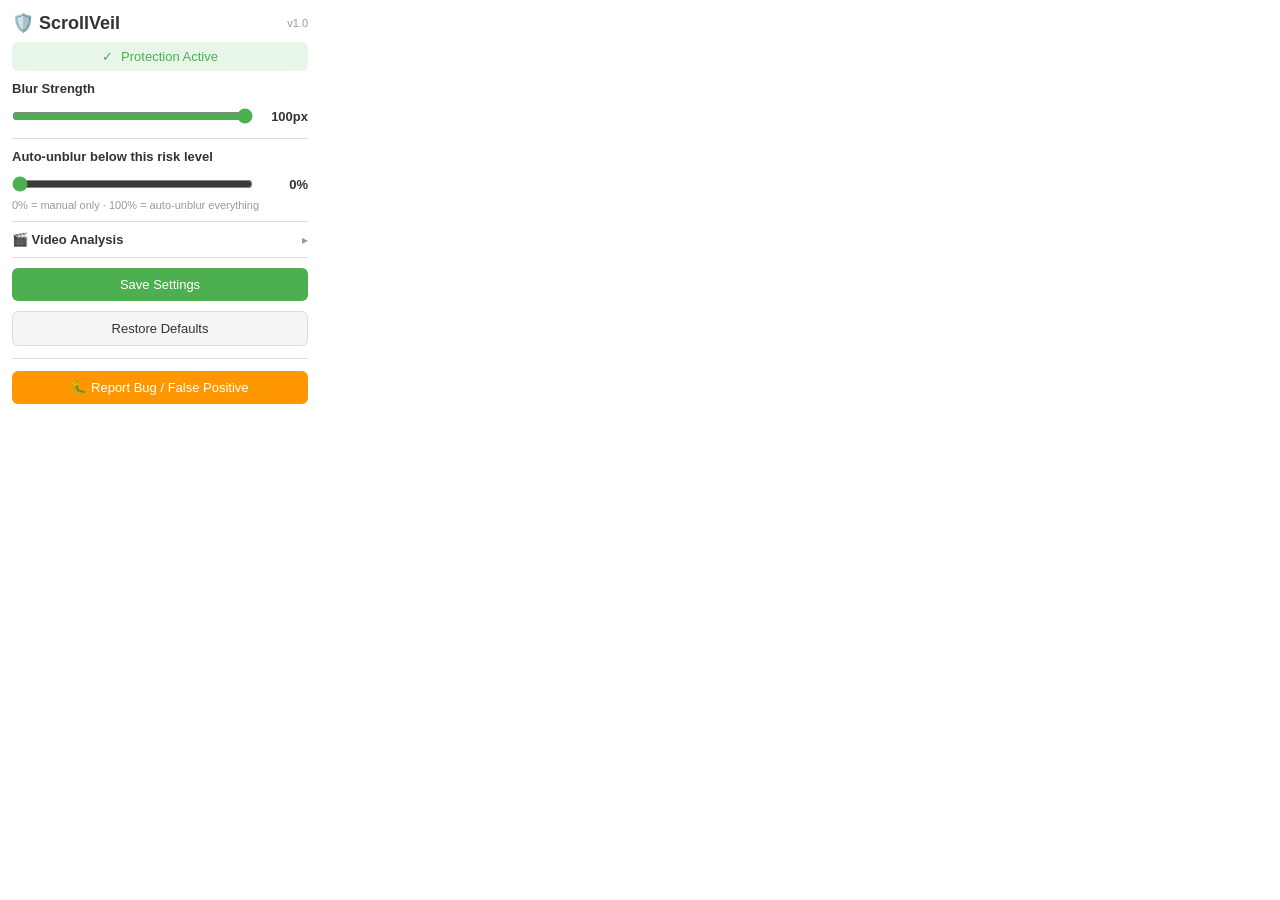
<file: popup.html>
<!DOCTYPE html>
<!--
  ScrollVeil Popup Interface
  Copyright © 2025 Michael Arold. All Rights Reserved.

  This software is proprietary and confidential. Unauthorized copying, modification,
  distribution, or use of this software, via any medium, is strictly prohibited.
-->
<html>
<head>
  <meta charset="UTF-8">
  <style>
    /* ═══ CSS Custom Properties for Theming ═══ */
    :root {
      --bg-primary: #ffffff;
      --bg-secondary: #f5f5f5;
      --bg-status: #e8f5e9;
      --text-primary: #333333;
      --text-secondary: #666666;
      --text-muted: #999999;
      --border-color: #dddddd;
      --input-bg: #ffffff;
      --input-border: #cccccc;
      --btn-primary-bg: #4CAF50;
      --btn-primary-hover: #45a049;
      --btn-secondary-bg: #f5f5f5;
      --btn-secondary-hover: #e8e8e8;
      --btn-secondary-text: #333333;
      --btn-danger-bg: #ff5252;
      --btn-danger-hover: #e04848;
      --btn-report-bg: #FF9800;
      --btn-report-hover: #F57C00;
      --shadow-light: rgba(0,0,0,0.08);
      --slider-track: #ddd;
      --slider-thumb: #4CAF50;
    }

    @media (prefers-color-scheme: dark) {
      :root {
        --bg-primary: #1a1a2e;
        --bg-secondary: #16213e;
        --bg-status: #1b3a26;
        --text-primary: #e0e0e0;
        --text-secondary: #aaaaaa;
        --text-muted: #777777;
        --border-color: #333355;
        --input-bg: #16213e;
        --input-border: #444466;
        --btn-primary-bg: #4CAF50;
        --btn-primary-hover: #66BB6A;
        --btn-secondary-bg: #2a2a4a;
        --btn-secondary-hover: #3a3a5a;
        --btn-secondary-text: #cccccc;
        --btn-danger-bg: #ff5252;
        --btn-danger-hover: #ff6e6e;
        --btn-report-bg: #FF9800;
        --btn-report-hover: #FFB74D;
        --shadow-light: rgba(0,0,0,0.3);
        --slider-track: #444466;
        --slider-thumb: #66BB6A;
      }
    }

    /* ═══ Base Styles ═══ */
    * { box-sizing: border-box; }

    body {
      width: 320px;
      padding: 12px;
      font-family: -apple-system, BlinkMacSystemFont, 'Segoe UI', Arial, sans-serif;
      background: var(--bg-primary);
      color: var(--text-primary);
      margin: 0;
    }

    /* ═══ Header ═══ */
    .header {
      display: flex;
      align-items: center;
      justify-content: space-between;
      margin-bottom: 8px;
    }
    .header h1 {
      font-size: 18px;
      margin: 0;
      color: var(--text-primary);
    }
    .header .version {
      font-size: 11px;
      color: var(--text-muted);
    }

    /* ═══ Status Toggle Button ═══ */
    .status-toggle {
      display: flex;
      align-items: center;
      justify-content: center;
      gap: 8px;
      padding: 6px 10px;
      background: var(--bg-status);
      border-radius: 6px;
      margin-bottom: 10px;
      font-size: 13px;
      font-weight: 500;
      color: #4CAF50;
      text-align: center;
      cursor: pointer;
      border: 1px solid transparent;
      transition: all 0.2s ease;
      user-select: none;
    }
    .status-toggle:hover {
      border-color: #4CAF50;
    }
    .status-toggle.disabled {
      background: #3a1a1a;
      color: #ff5252;
      border-color: transparent;
    }
    .status-toggle.disabled:hover {
      border-color: #ff5252;
    }
    @media (prefers-color-scheme: light) {
      .status-toggle.disabled {
        background: #fce4e4;
      }
    }

    /* ═══ Section Styling ═══ */
    .section {
      margin-bottom: 10px;
      padding-bottom: 10px;
      border-bottom: 1px solid var(--border-color);
    }
    .section:last-of-type {
      border-bottom: none;
      margin-bottom: 6px;
    }
    .section-title {
      display: block;
      font-weight: 600;
      font-size: 13px;
      margin-bottom: 8px;
      color: var(--text-primary);
    }

    /* ═══ Labels & Inputs ═══ */
    label {
      display: block;
      font-size: 13px;
      color: var(--text-primary);
      margin-bottom: 4px;
    }
    .label-bold {
      font-weight: 600;
      margin-bottom: 8px;
    }
    .hint {
      font-size: 11px;
      color: var(--text-muted);
      margin-top: 3px;
    }

    /* Sliders */
    input[type="range"] {
      width: 100%;
      margin: 4px 0;
      accent-color: var(--slider-thumb);
    }

    /* Selects */
    select {
      width: 100%;
      padding: 6px 8px;
      border: 1px solid var(--input-border);
      border-radius: 4px;
      font-size: 13px;
      background: var(--input-bg);
      color: var(--text-primary);
    }

    /* Textareas */
    textarea {
      width: 100%;
      padding: 8px;
      border: 1px solid var(--input-border);
      border-radius: 4px;
      font-size: 12px;
      background: var(--input-bg);
      color: var(--text-primary);
      resize: vertical;
      font-family: inherit;
    }
    textarea::placeholder {
      color: var(--text-muted);
    }

    /* ═══ Buttons ═══ */
    .btn {
      width: 100%;
      padding: 9px 12px;
      border: none;
      border-radius: 6px;
      cursor: pointer;
      font-size: 13px;
      font-weight: 500;
      font-family: inherit;
      transition: background 0.15s;
    }
    .btn-primary {
      background: var(--btn-primary-bg);
      color: #ffffff;
    }
    .btn-primary:hover { background: var(--btn-primary-hover); }

    .btn-secondary {
      background: var(--btn-secondary-bg);
      color: var(--btn-secondary-text);
      border: 1px solid var(--border-color);
    }
    .btn-secondary:hover { background: var(--btn-secondary-hover); }

    .btn-report {
      background: var(--btn-report-bg);
      color: #ffffff;
    }
    .btn-report:hover { background: var(--btn-report-hover); }

    .btn-row {
      display: flex;
      gap: 8px;
      margin-top: 10px;
    }
    .btn-row .btn { flex: 1; }

    /* ═══ Report Form ═══ */
    .report-form {
      display: none;
      margin-top: 10px;
      padding: 10px;
      background: var(--bg-secondary);
      border-radius: 6px;
      border: 1px solid var(--border-color);
    }
    .report-form.open { display: block; }
    .report-form label { margin-top: 8px; }
    .report-type-row {
      display: flex;
      gap: 6px;
      margin-bottom: 8px;
    }
    .report-type-btn {
      flex: 1;
      padding: 6px 4px;
      font-size: 11px;
      border: 1px solid var(--border-color);
      border-radius: 4px;
      background: var(--bg-primary);
      color: var(--text-secondary);
      cursor: pointer;
      text-align: center;
      transition: all 0.15s;
    }
    .report-type-btn.active {
      background: var(--btn-report-bg);
      color: #fff;
      border-color: var(--btn-report-bg);
    }

    /* ═══ Slider with value display ═══ */
    .slider-row {
      display: flex;
      align-items: center;
      gap: 10px;
    }
    .slider-row input[type="range"] { flex: 1; }
    .slider-value {
      min-width: 45px;
      font-weight: 600;
      font-size: 13px;
      text-align: right;
    }

    /* ═══ Collapsible Section ═══ */
    .section-toggle {
      display: flex;
      align-items: center;
      justify-content: space-between;
      cursor: pointer;
      user-select: none;
    }
    .section-toggle:hover {
      opacity: 0.8;
    }
    .toggle-arrow {
      font-size: 12px;
      color: var(--text-muted);
      transition: transform 0.2s ease;
    }
    .toggle-arrow.open {
      transform: rotate(90deg);
    }
    .collapsible-content {
      display: none;
      margin-top: 6px;
    }
    .collapsible-content.open {
      display: block;
    }
  </style>
</head>
<body>
  <!-- ═══ Header ═══ -->
  <div class="header">
    <h1>🛡️ ScrollVeil</h1>
    <span class="version">v1.0</span>
  </div>

  <div class="status-toggle" id="statusToggle">
    <span id="statusIcon">✓</span>
    <span id="statusText">Protection Active</span>
  </div>

  <!-- ═══ Blur Strength ═══ -->
  <div class="section">
    <label class="label-bold">Blur Strength</label>
    <div class="slider-row">
      <input type="range" id="blurStrength" min="1" max="100" value="100" step="1">
      <span class="slider-value" id="blurValue">100px</span>
    </div>
  </div>

  <!-- ═══ Auto-Unblur Threshold ═══ -->
  <div class="section">
    <label class="label-bold">Auto-unblur below this risk level</label>
    <div class="slider-row">
      <input type="range" id="autoUnblurSlider" min="0" max="100" step="5" value="0">
      <span class="slider-value" id="autoValue">0%</span>
    </div>
    <div class="hint">0% = manual only · 100% = auto-unblur everything</div>
  </div>

  <!-- ═══ Video Analysis Settings ═══ -->
  <div class="section">
    <div class="section-toggle" id="videoToggle">
      <label class="label-bold" style="margin-bottom:0; cursor:pointer;">🎬 Video Analysis</label>
      <span class="toggle-arrow" id="videoArrow">▸</span>
    </div>
    <div class="collapsible-content" id="videoContent">

    <label for="videoInterval" style="margin-top:6px;">Frame interval</label>
    <select id="videoInterval">
      <option value="1">Every 1 second (most accurate)</option>
      <option value="2">Every 2 seconds</option>
      <option value="3" selected>Every 3 seconds (recommended)</option>
      <option value="5">Every 5 seconds (fastest)</option>
    </select>

    <label for="videoDuration" style="margin-top:8px;">Analysis duration</label>
    <select id="videoDuration">
      <option value="10">Quick (10 seconds)</option>
      <option value="30" selected>Standard (30 seconds)</option>
      <option value="60">Thorough (60 seconds)</option>
      <option value="0">Full video</option>
    </select>

    <label for="earlyExitSlider" style="margin-top:8px;">
      Early exit threshold
    </label>
    <div class="slider-row">
      <input type="range" id="earlyExitSlider" min="0" max="100" value="75" step="5">
      <span class="slider-value" id="earlyExitValue">75%</span>
    </div>
    <div class="hint">Stop analyzing if risk exceeds this level. 0% = never stop early.</div>

    </div><!-- end collapsible-content -->
  </div>

  <!-- ═══ Action Buttons ═══ -->
  <div class="btn-row">
    <button class="btn btn-primary" id="saveBtn">Save Settings</button>
  </div>
  <div class="btn-row">
    <button class="btn btn-secondary" id="restoreBtn">Restore Defaults</button>
  </div>

  <!-- ═══ Report Bug Section ═══ -->
  <div style="margin-top: 12px; padding-top: 12px; border-top: 1px solid var(--border-color);">
    <button class="btn btn-report" id="reportToggleBtn">🐛 Report Bug / False Positive</button>

    <div class="report-form" id="reportForm">
      <label class="label-bold" style="margin-top:0;">What kind of report?</label>
      <div class="report-type-row">
        <button class="report-type-btn active" data-type="false-positive">False Positive</button>
        <button class="report-type-btn" data-type="false-negative">False Negative</button>
        <button class="report-type-btn" data-type="bug">Bug</button>
      </div>

      <label>Page URL</label>
      <input type="text" id="reportUrl" readonly
        style="width:100%; padding:6px 8px; border:1px solid var(--input-border);
        border-radius:4px; font-size:12px; background:var(--bg-secondary);
        color:var(--text-secondary); margin-bottom:6px;">

      <label>Description (optional)</label>
      <textarea id="reportDescription" rows="3"
        placeholder="Describe what happened... e.g. 'This image was blurred but it's just a landscape photo'"></textarea>

      <label style="margin-top:6px;">Detection details</label>
      <textarea id="reportDetails" rows="3" readonly
        style="font-size:11px; background:var(--bg-secondary); color:var(--text-muted);"></textarea>

      <div class="btn-row" style="margin-top:8px;">
        <button class="btn btn-secondary" id="reportCancelBtn">Cancel</button>
        <button class="btn btn-report" id="reportSendBtn">Send Report</button>
      </div>
    </div>
  </div>

  <script src="popup.js"></script>
</body>
</html>
</file>
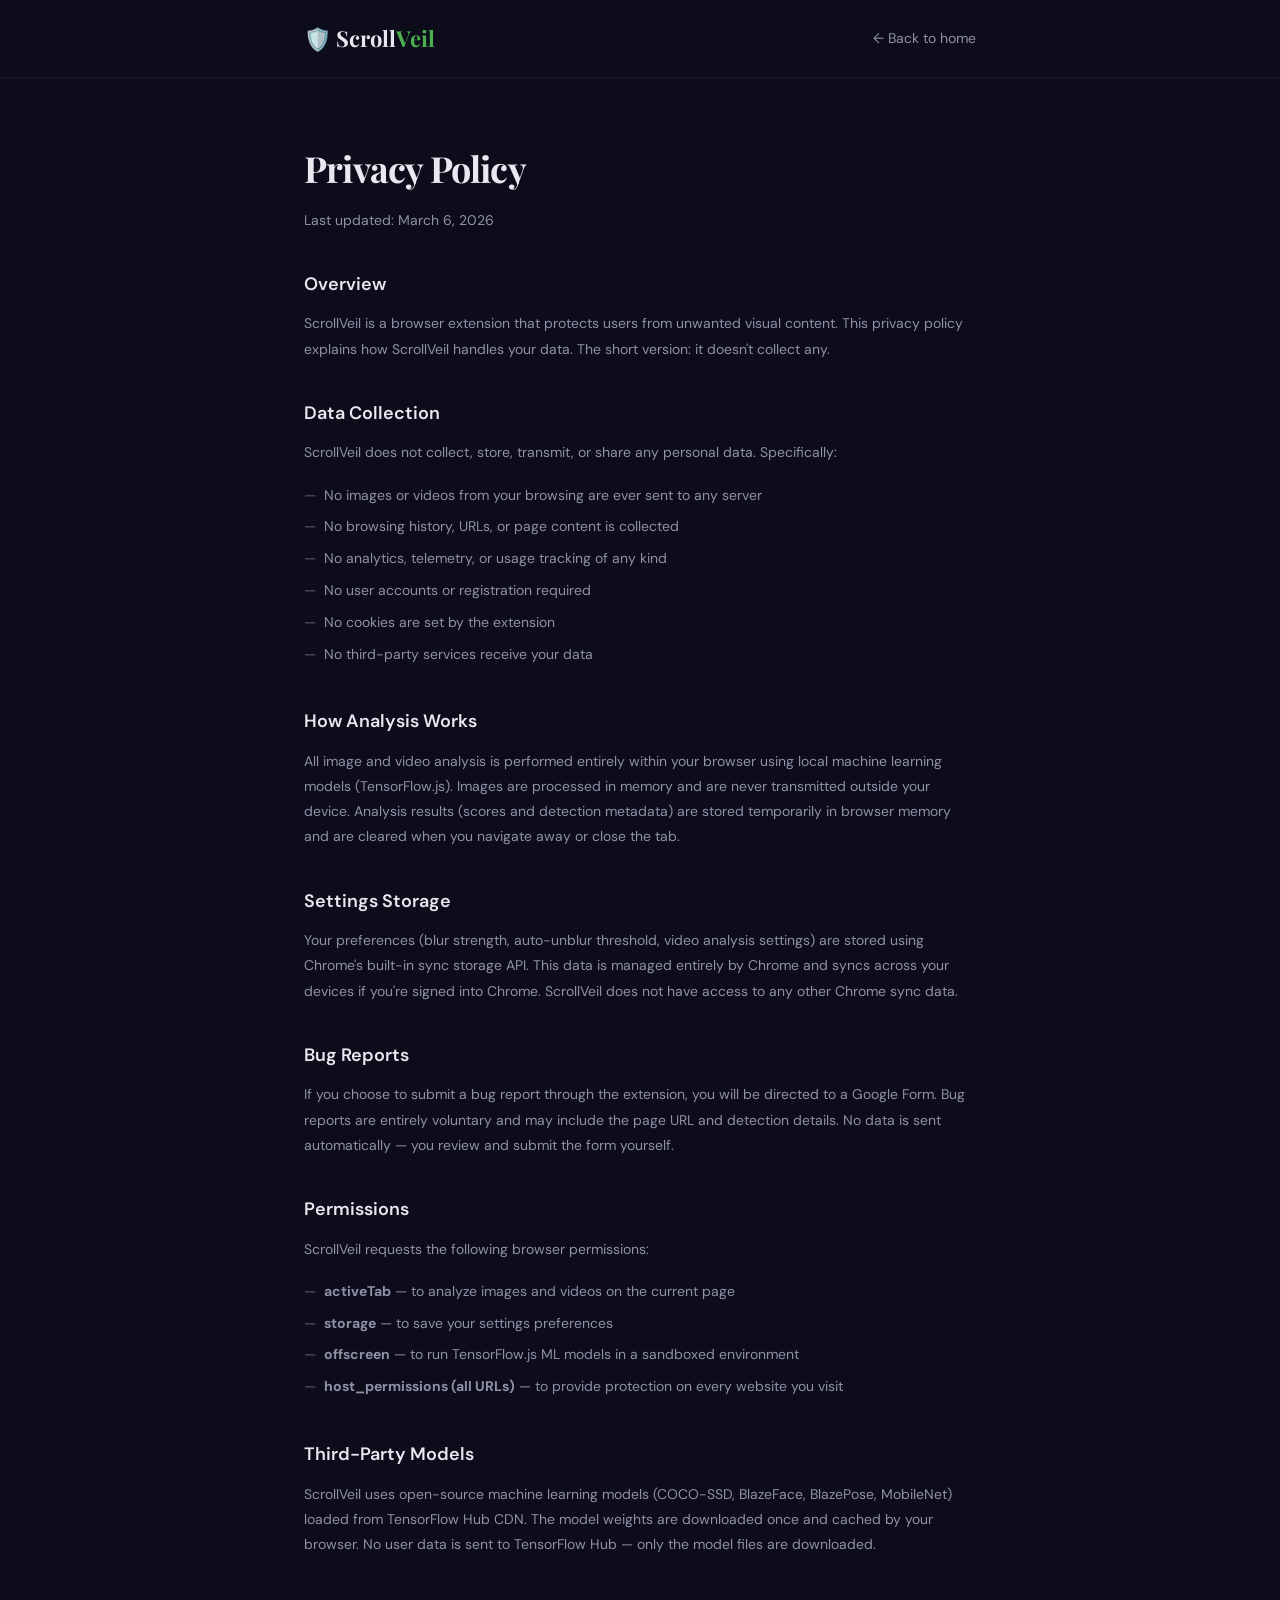
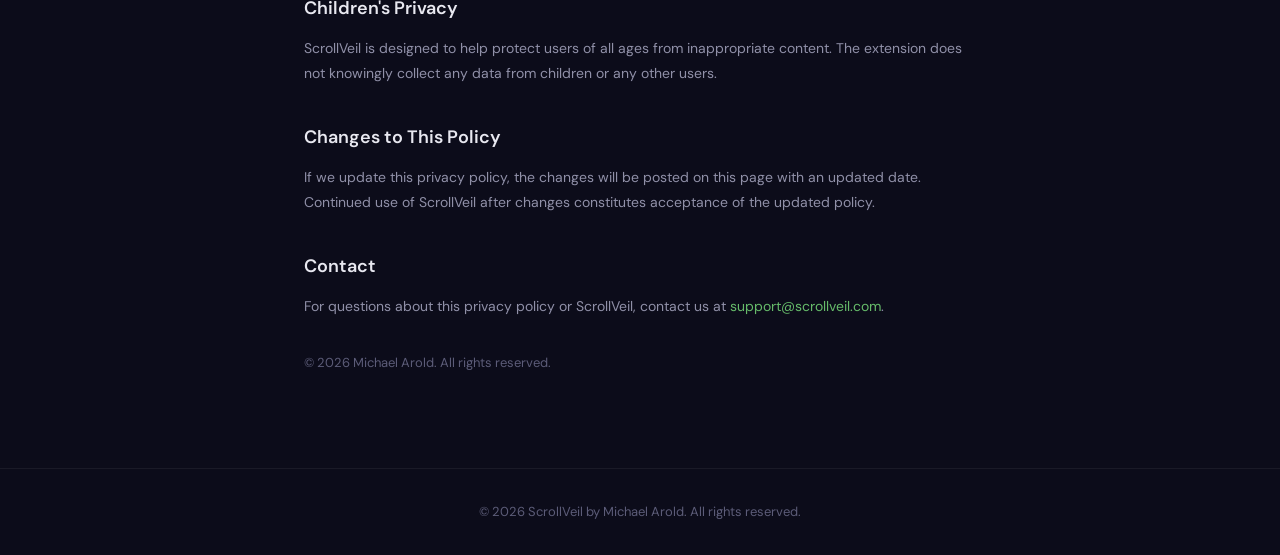
<file: privacy.html>
<!DOCTYPE html>
<html lang="en">
<head>
  <meta charset="UTF-8">
  <meta name="viewport" content="width=device-width, initial-scale=1.0">
  <title>Privacy Policy — ScrollVeil</title>
  <meta name="description" content="ScrollVeil privacy policy. ScrollVeil does not collect, store, or transmit any personal data.">
  <link href="https://fonts.googleapis.com/css2?family=DM+Sans:wght@300;400;500;600&family=Playfair+Display:wght@600;700&display=swap" rel="stylesheet">
  <style>
    *, *::before, *::after { box-sizing: border-box; margin: 0; padding: 0; }
    :root {
      --bg-deep: #0c0c1a;
      --text-primary: #e8e8f0;
      --text-secondary: #9090a8;
      --text-muted: #5c5c78;
      --accent: #4CAF50;
      --accent-soft: #66BB6A;
      --border: rgba(255,255,255,0.06);
    }
    html { scroll-behavior: smooth; }
    body {
      font-family: 'DM Sans', sans-serif;
      background: var(--bg-deep);
      color: var(--text-primary);
      line-height: 1.7;
      -webkit-font-smoothing: antialiased;
    }
    a { color: var(--accent-soft); text-decoration: none; }
    a:hover { color: #81C784; }
    .container { max-width: 720px; margin: 0 auto; padding: 0 24px; }
    nav {
      padding: 20px 0;
      border-bottom: 1px solid var(--border);
    }
    nav .container { display: flex; align-items: center; justify-content: space-between; }
    .nav-brand {
      font-family: 'Playfair Display', serif;
      font-size: 22px; font-weight: 700; color: var(--text-primary);
    }
    .nav-brand span { color: var(--accent); }
    .content { padding: 60px 0 80px; }
    .content h1 {
      font-family: 'Playfair Display', serif;
      font-size: 36px; font-weight: 700; margin-bottom: 8px; letter-spacing: -0.8px;
    }
    .date { font-size: 13px; color: var(--text-muted); margin-bottom: 40px; }
    .content h2 {
      font-size: 18px; font-weight: 600; margin-top: 36px; margin-bottom: 12px; color: var(--text-primary);
    }
    .content p {
      font-size: 14px; color: var(--text-secondary); margin-bottom: 14px; line-height: 1.8;
    }
    .content ul { list-style: none; padding: 0; margin-bottom: 14px; }
    .content li {
      font-size: 14px; color: var(--text-secondary); padding: 4px 0 4px 20px; position: relative; line-height: 1.7;
    }
    .content li::before { content: '—'; position: absolute; left: 0; color: var(--text-muted); }
    footer {
      padding: 32px 0; border-top: 1px solid var(--border); text-align: center;
    }
    footer p { font-size: 13px; color: var(--text-muted); }
  </style>
</head>
<body>
  <nav>
    <div class="container">
      <a href="/" class="nav-brand">🛡️ Scroll<span>Veil</span></a>
      <a href="/" style="color:var(--text-secondary); font-size:14px;">← Back to home</a>
    </div>
  </nav>

  <div class="content">
    <div class="container">
      <h1>Privacy Policy</h1>
      <p class="date">Last updated: March 6, 2026</p>

      <h2>Overview</h2>
      <p>ScrollVeil is a browser extension that protects users from unwanted visual content. This privacy policy explains how ScrollVeil handles your data. The short version: it doesn't collect any.</p>

      <h2>Data Collection</h2>
      <p>ScrollVeil does not collect, store, transmit, or share any personal data. Specifically:</p>
      <ul>
        <li>No images or videos from your browsing are ever sent to any server</li>
        <li>No browsing history, URLs, or page content is collected</li>
        <li>No analytics, telemetry, or usage tracking of any kind</li>
        <li>No user accounts or registration required</li>
        <li>No cookies are set by the extension</li>
        <li>No third-party services receive your data</li>
      </ul>

      <h2>How Analysis Works</h2>
      <p>All image and video analysis is performed entirely within your browser using local machine learning models (TensorFlow.js). Images are processed in memory and are never transmitted outside your device. Analysis results (scores and detection metadata) are stored temporarily in browser memory and are cleared when you navigate away or close the tab.</p>

      <h2>Settings Storage</h2>
      <p>Your preferences (blur strength, auto-unblur threshold, video analysis settings) are stored using Chrome's built-in sync storage API. This data is managed entirely by Chrome and syncs across your devices if you're signed into Chrome. ScrollVeil does not have access to any other Chrome sync data.</p>

      <h2>Bug Reports</h2>
      <p>If you choose to submit a bug report through the extension, you will be directed to a Google Form. Bug reports are entirely voluntary and may include the page URL and detection details. No data is sent automatically — you review and submit the form yourself.</p>

      <h2>Permissions</h2>
      <p>ScrollVeil requests the following browser permissions:</p>
      <ul>
        <li><strong>activeTab</strong> — to analyze images and videos on the current page</li>
        <li><strong>storage</strong> — to save your settings preferences</li>
        <li><strong>offscreen</strong> — to run TensorFlow.js ML models in a sandboxed environment</li>
        <li><strong>host_permissions (all URLs)</strong> — to provide protection on every website you visit</li>
      </ul>

      <h2>Third-Party Models</h2>
      <p>ScrollVeil uses open-source machine learning models (COCO-SSD, BlazeFace, BlazePose, MobileNet) loaded from TensorFlow Hub CDN. The model weights are downloaded once and cached by your browser. No user data is sent to TensorFlow Hub — only the model files are downloaded.</p>

      <h2>Children's Privacy</h2>
      <p>ScrollVeil is designed to help protect users of all ages from inappropriate content. The extension does not knowingly collect any data from children or any other users.</p>

      <h2>Changes to This Policy</h2>
      <p>If we update this privacy policy, the changes will be posted on this page with an updated date. Continued use of ScrollVeil after changes constitutes acceptance of the updated policy.</p>

      <h2>Contact</h2>
      <p>For questions about this privacy policy or ScrollVeil, contact us at <a href="mailto:support@scrollveil.com">support@scrollveil.com</a>.</p>

      <p style="margin-top: 32px; color: var(--text-muted); font-size: 13px;">© 2026 Michael Arold. All rights reserved.</p>
    </div>
  </div>

  <footer>
    <div class="container">
      <p>© 2026 ScrollVeil by Michael Arold. All rights reserved.</p>
    </div>
  </footer>
</body>
</html>
</file>
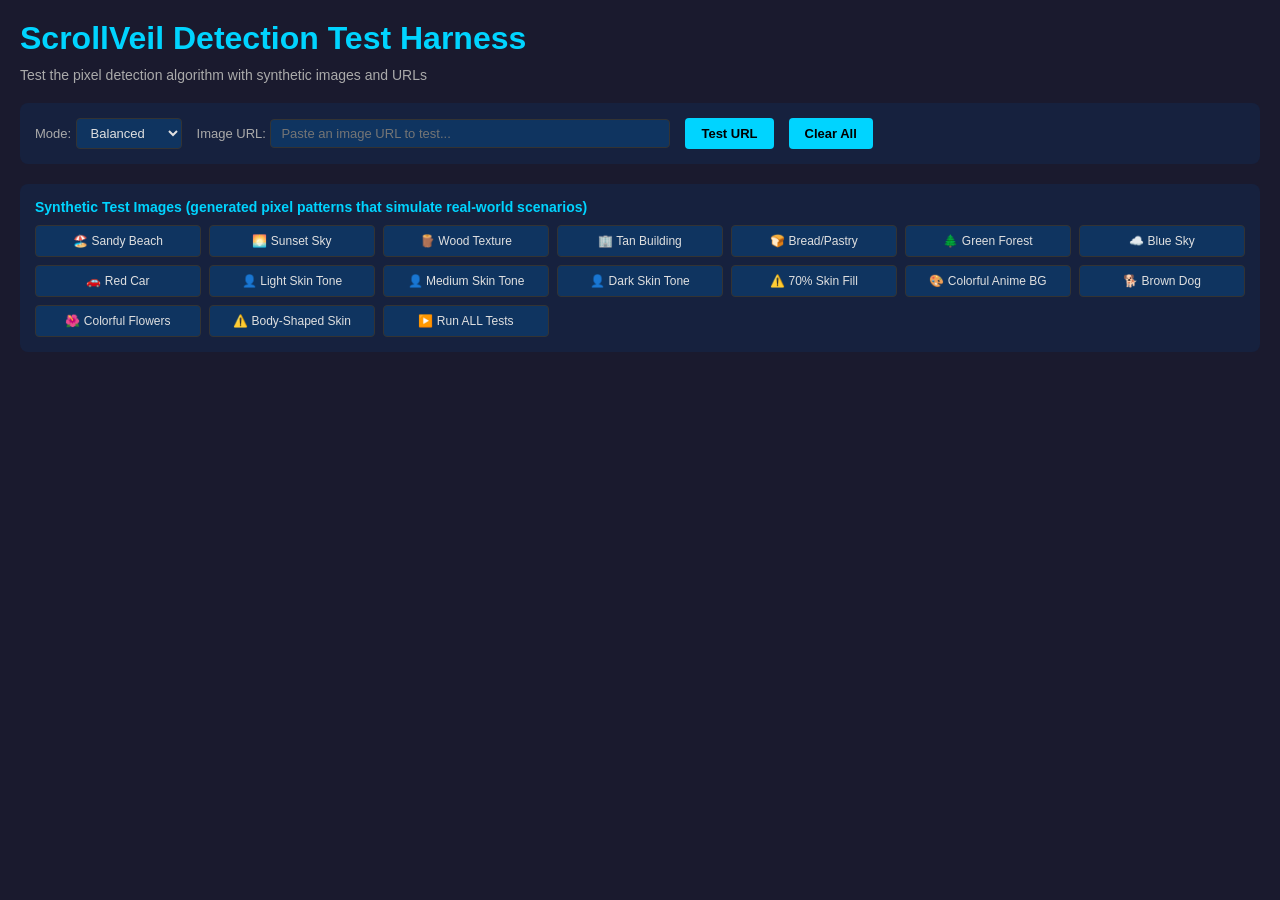
<file: test-harness.html>
<!DOCTYPE html>
<html>
<head>
  <title>ScrollVeil Detection Test Harness</title>
  <style>
    * { box-sizing: border-box; margin: 0; padding: 0; }
    body { font-family: 'Segoe UI', sans-serif; background: #1a1a2e; color: #e0e0e0; padding: 20px; }
    h1 { color: #00d4ff; margin-bottom: 10px; }
    h2 { color: #aaa; font-size: 14px; font-weight: normal; margin-bottom: 20px; }

    .controls {
      background: #16213e; padding: 15px; border-radius: 8px; margin-bottom: 20px;
      display: flex; gap: 15px; align-items: center; flex-wrap: wrap;
    }
    .controls label { font-size: 13px; color: #aaa; }
    .controls select, .controls input[type="text"] {
      background: #0f3460; color: #e0e0e0; border: 1px solid #333;
      padding: 6px 10px; border-radius: 4px; font-size: 13px;
    }
    .controls input[type="text"] { width: 400px; }
    .controls button {
      background: #00d4ff; color: #000; border: none; padding: 8px 16px;
      border-radius: 4px; cursor: pointer; font-weight: bold; font-size: 13px;
    }
    .controls button:hover { background: #00b8d9; }

    .synth-controls {
      background: #16213e; padding: 15px; border-radius: 8px; margin-bottom: 20px;
    }
    .synth-controls h3 { color: #00d4ff; font-size: 14px; margin-bottom: 10px; }
    .synth-grid {
      display: grid; grid-template-columns: repeat(auto-fill, minmax(150px, 1fr));
      gap: 8px;
    }
    .synth-btn {
      background: #0f3460; color: #e0e0e0; border: 1px solid #333;
      padding: 8px; border-radius: 4px; cursor: pointer; font-size: 12px;
      text-align: center;
    }
    .synth-btn:hover { background: #1a4a8a; border-color: #00d4ff; }

    .results-grid {
      display: grid; grid-template-columns: repeat(auto-fill, minmax(320px, 1fr));
      gap: 15px;
    }
    .result-card {
      background: #16213e; border-radius: 8px; overflow: hidden; border: 2px solid #333;
    }
    .result-card.allowed { border-color: #2ecc71; }
    .result-card.blurred { border-color: #f39c12; }
    .result-card.blocked { border-color: #e74c3c; }

    .result-card .image-container {
      width: 100%; height: 200px; overflow: hidden; background: #111;
      display: flex; align-items: center; justify-content: center;
    }
    .result-card .image-container img,
    .result-card .image-container canvas {
      max-width: 100%; max-height: 200px; object-fit: contain;
    }

    .result-card .info { padding: 12px; }
    .result-card .score-bar {
      height: 6px; background: #333; border-radius: 3px; margin-bottom: 8px; overflow: hidden;
    }
    .result-card .score-fill { height: 100%; border-radius: 3px; transition: width 0.3s; }
    .result-card .score-fill.low { background: #2ecc71; }
    .result-card .score-fill.med { background: #f39c12; }
    .result-card .score-fill.high { background: #e74c3c; }

    .result-card .decision {
      font-size: 14px; font-weight: bold; margin-bottom: 4px;
    }
    .result-card .decision.allowed { color: #2ecc71; }
    .result-card .decision.blurred { color: #f39c12; }
    .result-card .decision.blocked { color: #e74c3c; }

    .result-card .details { font-size: 11px; color: #888; line-height: 1.6; }
    .result-card .details .label { color: #aaa; display: inline-block; width: 110px; }
    .result-card .name { font-size: 12px; color: #ccc; margin-bottom: 6px; word-break: break-all; }

    .summary {
      background: #16213e; padding: 15px; border-radius: 8px; margin-bottom: 20px;
      display: none;
    }
    .summary.visible { display: block; }
    .summary-stats { display: flex; gap: 30px; }
    .summary-stat { text-align: center; }
    .summary-stat .num { font-size: 28px; font-weight: bold; }
    .summary-stat .lbl { font-size: 12px; color: #888; }
    .summary-stat.allowed .num { color: #2ecc71; }
    .summary-stat.blurred .num { color: #f39c12; }
    .summary-stat.blocked .num { color: #e74c3c; }
  </style>
</head>
<body>
  <h1>ScrollVeil Detection Test Harness</h1>
  <h2>Test the pixel detection algorithm with synthetic images and URLs</h2>

  <div class="controls">
    <div>
      <label>Mode:</label>
      <select id="mode">
        <option value="strict">Strict</option>
        <option value="balanced" selected>Balanced</option>
        <option value="permissive">Permissive</option>
      </select>
    </div>
    <div>
      <label>Image URL:</label>
      <input type="text" id="imageUrl" placeholder="Paste an image URL to test...">
    </div>
    <button onclick="testUrl()">Test URL</button>
    <button onclick="clearResults()">Clear All</button>
  </div>

  <div class="synth-controls">
    <h3>Synthetic Test Images (generated pixel patterns that simulate real-world scenarios)</h3>
    <div class="synth-grid">
      <div class="synth-btn" onclick="testSynthetic('beach')">🏖️ Sandy Beach</div>
      <div class="synth-btn" onclick="testSynthetic('sunset')">🌅 Sunset Sky</div>
      <div class="synth-btn" onclick="testSynthetic('wood')">🪵 Wood Texture</div>
      <div class="synth-btn" onclick="testSynthetic('building')">🏢 Tan Building</div>
      <div class="synth-btn" onclick="testSynthetic('food')">🍞 Bread/Pastry</div>
      <div class="synth-btn" onclick="testSynthetic('forest')">🌲 Green Forest</div>
      <div class="synth-btn" onclick="testSynthetic('bluesky')">☁️ Blue Sky</div>
      <div class="synth-btn" onclick="testSynthetic('redcar')">🚗 Red Car</div>
      <div class="synth-btn" onclick="testSynthetic('skintone_light')">👤 Light Skin Tone</div>
      <div class="synth-btn" onclick="testSynthetic('skintone_medium')">👤 Medium Skin Tone</div>
      <div class="synth-btn" onclick="testSynthetic('skintone_dark')">👤 Dark Skin Tone</div>
      <div class="synth-btn" onclick="testSynthetic('highskin')">⚠️ 70% Skin Fill</div>
      <div class="synth-btn" onclick="testSynthetic('anime_colorful')">🎨 Colorful Anime BG</div>
      <div class="synth-btn" onclick="testSynthetic('dog')">🐕 Brown Dog</div>
      <div class="synth-btn" onclick="testSynthetic('flowers')">🌺 Colorful Flowers</div>
      <div class="synth-btn" onclick="testSynthetic('bodyskin')">⚠️ Body-Shaped Skin</div>
      <div class="synth-btn" onclick="runAllSynthetic()">▶️ Run ALL Tests</div>
    </div>
  </div>

  <div class="summary" id="summary">
    <div class="summary-stats">
      <div class="summary-stat allowed"><div class="num" id="allowedCount">0</div><div class="lbl">ALLOWED</div></div>
      <div class="summary-stat blurred"><div class="num" id="blurredCount">0</div><div class="lbl">BLURRED</div></div>
      <div class="summary-stat blocked"><div class="num" id="blockedCount">0</div><div class="lbl">BLOCKED</div></div>
    </div>
  </div>

  <div class="results-grid" id="results"></div>

  <script src="detector.js"></script>
  <script>
    const detector = new ScrollVeilDetector(document.getElementById('mode').value);

    document.getElementById('mode').addEventListener('change', function() {
      detector.setMode(this.value);
    });

    // Generate synthetic test images
    function generateSynthetic(type) {
      const canvas = document.createElement('canvas');
      canvas.width = 299;
      canvas.height = 299;
      const ctx = canvas.getContext('2d');

      switch(type) {
        case 'beach': {
          // Top: blue sky, Bottom: sandy tan
          const sky = ctx.createLinearGradient(0, 0, 0, 120);
          sky.addColorStop(0, '#87CEEB');
          sky.addColorStop(1, '#ADD8E6');
          ctx.fillStyle = sky;
          ctx.fillRect(0, 0, 299, 120);

          // Sand - this is the problematic color range
          for (let y = 120; y < 299; y++) {
            for (let x = 0; x < 299; x++) {
              const r = 210 + Math.random() * 30;
              const g = 180 + Math.random() * 25;
              const b = 130 + Math.random() * 20;
              ctx.fillStyle = `rgb(${r},${g},${b})`;
              ctx.fillRect(x, y, 1, 1);
            }
          }
          return { canvas, name: 'Sandy Beach', expected: 'ALLOWED' };
        }

        case 'sunset': {
          const grad = ctx.createLinearGradient(0, 0, 0, 299);
          grad.addColorStop(0, '#FF6B35');
          grad.addColorStop(0.3, '#FF8C42');
          grad.addColorStop(0.5, '#FFB347');
          grad.addColorStop(0.7, '#FFD700');
          grad.addColorStop(1, '#FFA07A');
          ctx.fillStyle = grad;
          ctx.fillRect(0, 0, 299, 299);
          // Add some noise
          for (let i = 0; i < 500; i++) {
            ctx.fillStyle = `rgba(${200+Math.random()*55}, ${100+Math.random()*100}, ${50+Math.random()*50}, 0.3)`;
            ctx.fillRect(Math.random()*299, Math.random()*299, 3, 3);
          }
          return { canvas, name: 'Sunset Sky', expected: 'ALLOWED' };
        }

        case 'wood': {
          for (let y = 0; y < 299; y++) {
            for (let x = 0; x < 299; x++) {
              const base = Math.sin(y * 0.1 + x * 0.02) * 20;
              const r = 160 + base + Math.random() * 15;
              const g = 120 + base * 0.7 + Math.random() * 10;
              const b = 80 + base * 0.4 + Math.random() * 10;
              ctx.fillStyle = `rgb(${r},${g},${b})`;
              ctx.fillRect(x, y, 1, 1);
            }
          }
          return { canvas, name: 'Wood Texture', expected: 'ALLOWED' };
        }

        case 'building': {
          // Tan/beige building facade
          ctx.fillStyle = '#D2B48C';
          ctx.fillRect(0, 0, 299, 299);
          // Windows
          ctx.fillStyle = '#4A6FA5';
          for (let row = 0; row < 5; row++) {
            for (let col = 0; col < 4; col++) {
              ctx.fillRect(25 + col * 70, 20 + row * 55, 40, 35);
            }
          }
          return { canvas, name: 'Tan Building', expected: 'ALLOWED' };
        }

        case 'food': {
          // Bread-colored circular shape
          ctx.fillStyle = '#F5F5DC'; // plate
          ctx.fillRect(0, 0, 299, 299);
          // Bread
          for (let y = 50; y < 250; y++) {
            for (let x = 50; x < 250; x++) {
              const dist = Math.sqrt(Math.pow(x-150,2) + Math.pow(y-150,2));
              if (dist < 90) {
                const r = 200 + Math.random() * 40;
                const g = 160 + Math.random() * 30;
                const b = 100 + Math.random() * 20;
                ctx.fillStyle = `rgb(${r},${g},${b})`;
                ctx.fillRect(x, y, 1, 1);
              }
            }
          }
          return { canvas, name: 'Bread/Pastry', expected: 'ALLOWED' };
        }

        case 'forest': {
          for (let y = 0; y < 299; y++) {
            for (let x = 0; x < 299; x++) {
              const r = 20 + Math.random() * 60;
              const g = 80 + Math.random() * 100;
              const b = 20 + Math.random() * 50;
              ctx.fillStyle = `rgb(${r},${g},${b})`;
              ctx.fillRect(x, y, 1, 1);
            }
          }
          return { canvas, name: 'Green Forest', expected: 'ALLOWED' };
        }

        case 'bluesky': {
          const grad = ctx.createLinearGradient(0, 0, 0, 299);
          grad.addColorStop(0, '#1E90FF');
          grad.addColorStop(1, '#87CEEB');
          ctx.fillStyle = grad;
          ctx.fillRect(0, 0, 299, 299);
          // Clouds
          ctx.fillStyle = 'rgba(255,255,255,0.8)';
          ctx.beginPath(); ctx.arc(100, 100, 40, 0, Math.PI*2); ctx.fill();
          ctx.beginPath(); ctx.arc(140, 90, 35, 0, Math.PI*2); ctx.fill();
          ctx.beginPath(); ctx.arc(200, 150, 45, 0, Math.PI*2); ctx.fill();
          return { canvas, name: 'Blue Sky', expected: 'ALLOWED' };
        }

        case 'redcar': {
          ctx.fillStyle = '#555';
          ctx.fillRect(0, 0, 299, 299);
          // Car body
          ctx.fillStyle = '#CC0000';
          ctx.fillRect(30, 120, 240, 80);
          ctx.fillRect(60, 70, 180, 60);
          // Wheels
          ctx.fillStyle = '#222';
          ctx.beginPath(); ctx.arc(90, 210, 30, 0, Math.PI*2); ctx.fill();
          ctx.beginPath(); ctx.arc(210, 210, 30, 0, Math.PI*2); ctx.fill();
          return { canvas, name: 'Red Car', expected: 'ALLOWED' };
        }

        case 'skintone_light': {
          // Light skin fills only upper 1/3 (simulating a face), rest is dark clothing
          ctx.fillStyle = '#2C2C2C'; // dark clothing
          ctx.fillRect(0, 0, 299, 299);
          // Face area
          for (let y = 20; y < 100; y++) {
            for (let x = 100; x < 200; x++) {
              const r = 230 + Math.random() * 15;
              const g = 190 + Math.random() * 15;
              const b = 160 + Math.random() * 15;
              ctx.fillStyle = `rgb(${r},${g},${b})`;
              ctx.fillRect(x, y, 1, 1);
            }
          }
          return { canvas, name: 'Light Skin (Face Only)', expected: 'ALLOWED' };
        }

        case 'skintone_medium': {
          ctx.fillStyle = '#2C2C2C';
          ctx.fillRect(0, 0, 299, 299);
          for (let y = 20; y < 100; y++) {
            for (let x = 100; x < 200; x++) {
              const r = 180 + Math.random() * 15;
              const g = 130 + Math.random() * 15;
              const b = 90 + Math.random() * 15;
              ctx.fillStyle = `rgb(${r},${g},${b})`;
              ctx.fillRect(x, y, 1, 1);
            }
          }
          return { canvas, name: 'Medium Skin (Face Only)', expected: 'ALLOWED' };
        }

        case 'skintone_dark': {
          ctx.fillStyle = '#2C2C2C';
          ctx.fillRect(0, 0, 299, 299);
          for (let y = 20; y < 100; y++) {
            for (let x = 100; x < 200; x++) {
              const r = 120 + Math.random() * 15;
              const g = 80 + Math.random() * 10;
              const b = 55 + Math.random() * 10;
              ctx.fillStyle = `rgb(${r},${g},${b})`;
              ctx.fillRect(x, y, 1, 1);
            }
          }
          return { canvas, name: 'Dark Skin (Face Only)', expected: 'ALLOWED' };
        }

        case 'highskin': {
          // 70% of image is skin-colored (should be flagged)
          for (let y = 0; y < 299; y++) {
            for (let x = 0; x < 299; x++) {
              if (Math.random() < 0.7) {
                const r = 200 + Math.random() * 40;
                const g = 160 + Math.random() * 30;
                const b = 130 + Math.random() * 20;
                ctx.fillStyle = `rgb(${r},${g},${b})`;
              } else {
                ctx.fillStyle = `rgb(${50+Math.random()*30}, ${50+Math.random()*30}, ${80+Math.random()*30})`;
              }
              ctx.fillRect(x, y, 1, 1);
            }
          }
          return { canvas, name: '70% Skin Fill (should flag)', expected: 'BLURRED' };
        }

        case 'anime_colorful': {
          // Highly saturated colorful background (non-skin)
          for (let y = 0; y < 299; y++) {
            for (let x = 0; x < 299; x++) {
              const hue = (x / 299) * 360;
              const r = Math.sin(hue * Math.PI / 180) * 127 + 128;
              const g = Math.sin((hue + 120) * Math.PI / 180) * 127 + 128;
              const b = Math.sin((hue + 240) * Math.PI / 180) * 127 + 128;
              ctx.fillStyle = `rgb(${r},${g},${b})`;
              ctx.fillRect(x, y, 1, 1);
            }
          }
          return { canvas, name: 'Colorful Anime BG', expected: 'ALLOWED' };
        }

        case 'dog': {
          // Brown dog on green grass
          ctx.fillStyle = '#4a7c3f'; // grass
          ctx.fillRect(0, 0, 299, 299);
          // Dog body - brown tones that match skin detector
          for (let y = 80; y < 230; y++) {
            for (let x = 50; x < 250; x++) {
              const dist = Math.sqrt(Math.pow(x-150,2)/10000 + Math.pow(y-155,2)/5000);
              if (dist < 1) {
                const r = 160 + Math.random() * 30;
                const g = 110 + Math.random() * 20;
                const b = 60 + Math.random() * 20;
                ctx.fillStyle = `rgb(${r},${g},${b})`;
                ctx.fillRect(x, y, 1, 1);
              }
            }
          }
          return { canvas, name: 'Brown Dog', expected: 'ALLOWED' };
        }

        case 'flowers': {
          ctx.fillStyle = '#2d5a27'; // green bg
          ctx.fillRect(0, 0, 299, 299);
          // Bright colored flowers
          const colors = ['#FF1493', '#FF6347', '#FFD700', '#FF69B4', '#FF4500'];
          for (let i = 0; i < 20; i++) {
            ctx.fillStyle = colors[Math.floor(Math.random() * colors.length)];
            ctx.beginPath();
            ctx.arc(Math.random()*299, Math.random()*299, 15+Math.random()*20, 0, Math.PI*2);
            ctx.fill();
          }
          return { canvas, name: 'Colorful Flowers', expected: 'ALLOWED' };
        }

        case 'bodyskin': {
          // Vertical column of skin in center (simulating standing human body)
          // Dark background
          ctx.fillStyle = '#333333';
          ctx.fillRect(0, 0, 299, 299);
          // Head area (upper center)
          for (let y = 10; y < 70; y++) {
            for (let x = 115; x < 185; x++) {
              const r = 220 + Math.random() * 20;
              const g = 180 + Math.random() * 15;
              const b = 150 + Math.random() * 15;
              ctx.fillStyle = `rgb(${r},${g},${b})`;
              ctx.fillRect(x, y, 1, 1);
            }
          }
          // Torso (wider, middle section)
          for (let y = 75; y < 190; y++) {
            for (let x = 90; x < 210; x++) {
              const r = 215 + Math.random() * 25;
              const g = 175 + Math.random() * 15;
              const b = 145 + Math.random() * 15;
              ctx.fillStyle = `rgb(${r},${g},${b})`;
              ctx.fillRect(x, y, 1, 1);
            }
          }
          // Legs (two columns, lower section)
          for (let y = 195; y < 290; y++) {
            for (let x = 95; x < 145; x++) {
              const r = 210 + Math.random() * 25;
              const g = 170 + Math.random() * 15;
              const b = 140 + Math.random() * 15;
              ctx.fillStyle = `rgb(${r},${g},${b})`;
              ctx.fillRect(x, y, 1, 1);
            }
            for (let x = 155; x < 205; x++) {
              const r = 210 + Math.random() * 25;
              const g = 170 + Math.random() * 15;
              const b = 140 + Math.random() * 15;
              ctx.fillStyle = `rgb(${r},${g},${b})`;
              ctx.fillRect(x, y, 1, 1);
            }
          }
          return { canvas, name: 'Body-Shaped Skin (should flag)', expected: 'BLURRED' };
        }
      }
    }

    async function analyzeCanvas(canvas, name, expected) {
      // Create an image from canvas
      const img = new Image();
      img.src = canvas.toDataURL();
      await new Promise(r => img.onload = r);
      img.width = canvas.width;
      img.height = canvas.height;

      // Get raw pixel data for analysis
      const ctx = canvas.getContext('2d');
      const imageData = ctx.getImageData(0, 0, 299, 299);
      const pixels = imageData.data;

      const combinedAnalysis = detector.analyzeCombined(pixels, 299, 299);

      const score = detector.calculateScore(combinedAnalysis, false);
      const threshold = detector.thresholds[detector.mode];

      let decision, action;
      if (score >= threshold.block) { decision = 'BLOCKED'; action = 'block'; }
      else if (score >= threshold.blur) { decision = 'BLURRED'; action = 'blur'; }
      else { decision = 'ALLOWED'; action = 'allow'; }

      const isCorrect = decision === expected;

      addResultCard({
        canvas, name, score, decision, action, expected, isCorrect,
        analysis: combinedAnalysis
      });
    }

    function addResultCard(data) {
      const grid = document.getElementById('results');
      const card = document.createElement('div');
      card.className = `result-card ${data.action}`;

      const scoreClass = data.score < 45 ? 'low' : data.score < 80 ? 'med' : 'high';
      const correctIcon = data.expected ? (data.isCorrect ? '✅' : '❌') : '';

      card.innerHTML = `
        <div class="image-container"></div>
        <div class="info">
          <div class="name">${correctIcon} ${data.name}</div>
          <div class="score-bar"><div class="score-fill ${scoreClass}" style="width:${data.score}%"></div></div>
          <div class="decision ${data.action}">
            ${data.decision} — Score: ${data.score}${data.expected ? ` (expected: ${data.expected})` : ''}
          </div>
          <div class="details">
            <div><span class="label">Skin Ratio:</span> ${(data.analysis.skinRatio * 100).toFixed(1)}%</div>
            <div><span class="label">Upper/Mid/Low:</span> ${(data.analysis.upperRatio * 100).toFixed(1)}% / ${(data.analysis.middleRatio * 100).toFixed(1)}% / ${(data.analysis.lowerRatio * 100).toFixed(1)}%</div>
            <div><span class="label">Edge Mid/Low:</span> ${(data.analysis.middleEdgeRatio * 100).toFixed(1)}% / ${(data.analysis.lowerEdgeRatio * 100).toFixed(1)}%</div>
            <div><span class="label">Avg Saturation:</span> ${(data.analysis.avgSaturation * 100).toFixed(1)}%</div>
            <div><span class="label">Flat Color:</span> ${((data.analysis.flatColorRatio || 0) * 100).toFixed(1)}%</div>
            <div><span class="label">Uniform Texture:</span> ${((data.analysis.uniformRatio || 0) * 100).toFixed(1)}%</div>
            <div><span class="label">Body Shape:</span> ${data.analysis.hasBodyShape ? 'YES' : 'no'} (spread: ${((data.analysis.columnSpread || 0) * 100).toFixed(1)}%, cols: ${data.analysis.activeColumns || 'N/A'}, rows: ${data.analysis.consecutiveSkinRows || 'N/A'})</div>
            <div><span class="label">Skin Clusters:</span> ${data.analysis.skinClusterCount || 0} clusters, largest: ${((data.analysis.largestClusterRatio || 0) * 100).toFixed(1)}% of image, smoothness: ${(data.analysis.largestClusterSmoothness || 0).toFixed(2)}, body-proportioned: ${data.analysis.isBodyProportioned ? 'YES' : 'no'}</div>
            <div><span class="label">Anatomical:</span> score: ${(data.analysis.anatomicalScore || 0).toFixed(2)}, darkCircles: ${data.analysis.darkCircleCount || 0}, chest: ${data.analysis.hasChestCurvature ? 'YES' : 'no'}, groin: ${data.analysis.hasGroinPattern ? 'YES' : 'no'}</div>
            <div><span class="label">Is Anime:</span> ${data.analysis.isAnime ? 'YES' : 'no'}</div>
            <div><span class="label">Reason:</span> ${data.analysis.reason || 'N/A'}</div>
          </div>
        </div>
      `;

      const container = card.querySelector('.image-container');
      if (data.canvas) {
        container.appendChild(data.canvas);
      }

      grid.prepend(card);
      updateSummary();
    }

    function updateSummary() {
      const cards = document.querySelectorAll('.result-card');
      let allowed = 0, blurred = 0, blocked = 0;
      cards.forEach(card => {
        if (card.classList.contains('allowed')) allowed++;
        else if (card.classList.contains('blurred')) blurred++;
        else if (card.classList.contains('blocked')) blocked++;
      });
      document.getElementById('allowedCount').textContent = allowed;
      document.getElementById('blurredCount').textContent = blurred;
      document.getElementById('blockedCount').textContent = blocked;
      document.getElementById('summary').classList.add('visible');
    }

    async function testSynthetic(type) {
      const synth = generateSynthetic(type);
      if (synth) {
        await analyzeCanvas(synth.canvas, synth.name, synth.expected);
      }
    }

    async function runAllSynthetic() {
      clearResults();
      const types = ['beach', 'sunset', 'wood', 'building', 'food', 'forest', 'bluesky',
                     'redcar', 'skintone_light', 'skintone_medium', 'skintone_dark',
                     'highskin', 'anime_colorful', 'dog', 'flowers', 'bodyskin'];
      for (const type of types) {
        await testSynthetic(type);
      }
    }

    async function testUrl() {
      const url = document.getElementById('imageUrl').value.trim();
      if (!url) return;

      const img = new Image();
      img.crossOrigin = 'anonymous';
      try {
        await new Promise((resolve, reject) => {
          img.onload = resolve;
          img.onerror = reject;
          img.src = url;
        });

        const canvas = document.createElement('canvas');
        canvas.width = 299;
        canvas.height = 299;
        const ctx = canvas.getContext('2d');
        ctx.drawImage(img, 0, 0, 299, 299);

        await analyzeCanvas(canvas, url.split('/').pop().substring(0, 40), null);
      } catch (e) {
        alert('Failed to load image. CORS may be blocking it. Try downloading the image and opening this test page locally.');
      }
    }

    function clearResults() {
      document.getElementById('results').innerHTML = '';
      document.getElementById('summary').classList.remove('visible');
    }
  </script>
</body>
</html>
</file>
